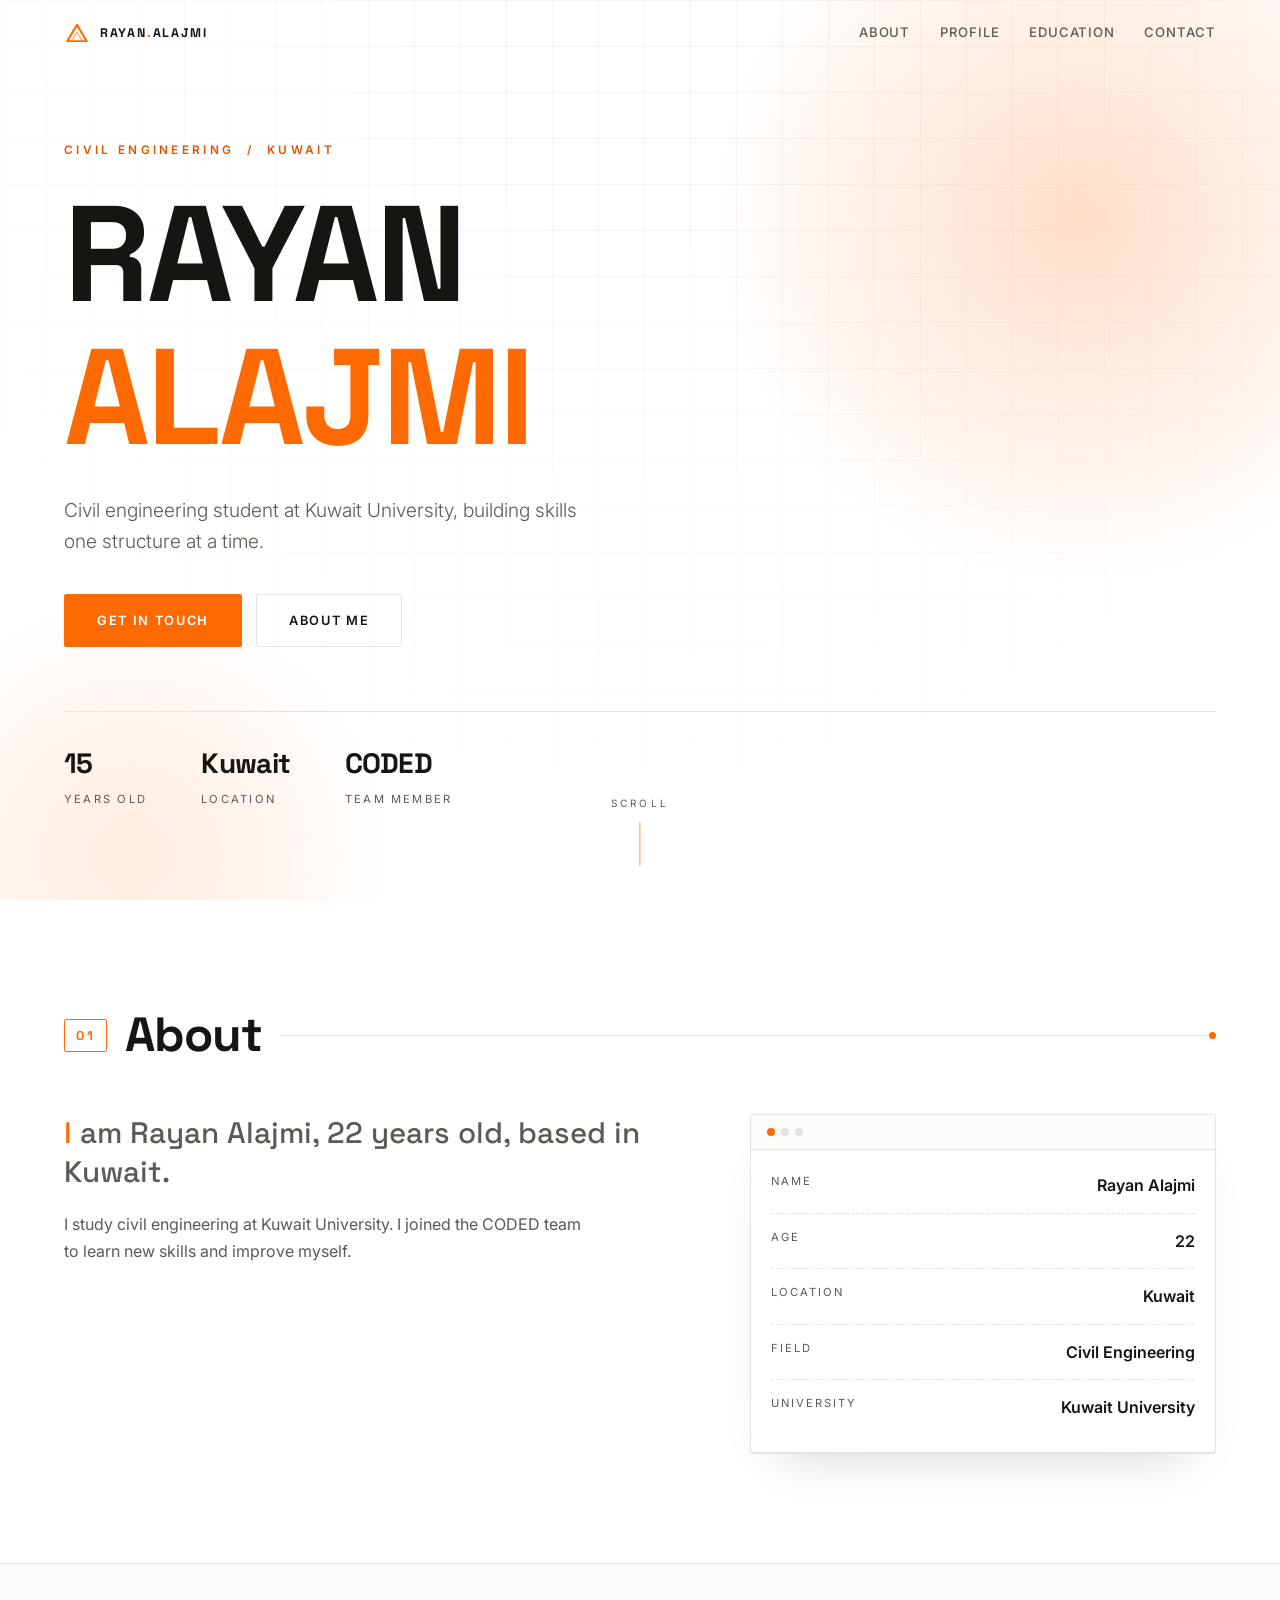
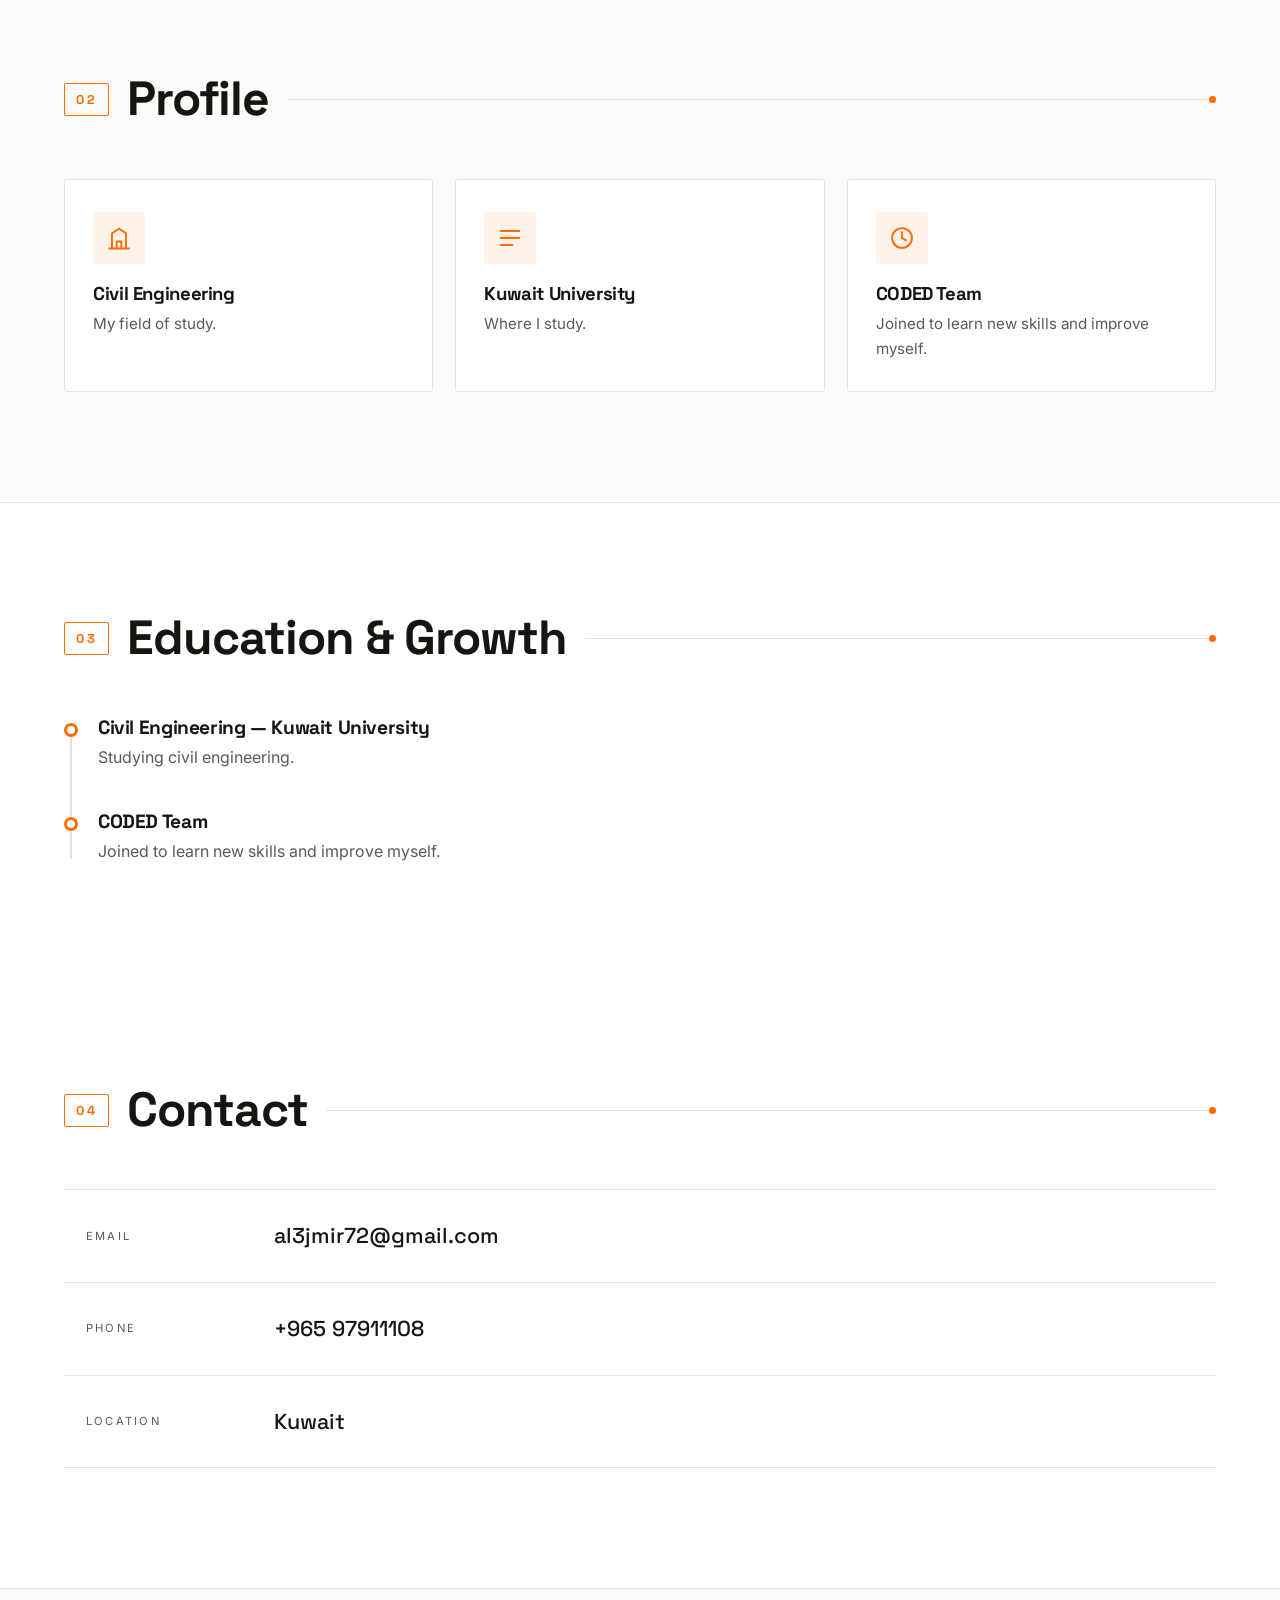
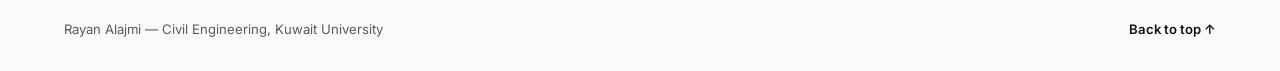
<file: portfolio/index.html>
<!DOCTYPE html>
<html lang="en">
<head>
<meta charset="UTF-8" />
<meta name="viewport" content="width=device-width, initial-scale=1.0" />
<title>Rayan Alajmi — Civil Engineering Portfolio</title>
<meta name="description" content="Portfolio of Rayan Alajmi, civil engineering student at Kuwait University." />
<link rel="preconnect" href="https://fonts.googleapis.com" />
<link rel="preconnect" href="https://fonts.gstatic.com" crossorigin />
<link href="https://fonts.googleapis.com/css2?family=Inter:wght@300;400;600;800&family=Space+Grotesk:wght@500;700&display=swap" rel="stylesheet" />
<link rel="stylesheet" href="assets/style.css" />
</head>
<body>

<!-- blueprint grid backdrop -->
<div class="blueprint" aria-hidden="true"></div>

<!-- page load / transition curtain -->
<div class="curtain" id="curtain" aria-hidden="true">
  <div class="curtain__bar"></div>
</div>

<header class="nav" id="nav">
  <a class="nav__brand" href="#home">
    <span class="nav__mark" aria-hidden="true">
      <svg viewBox="0 0 32 32" width="26" height="26" role="img" aria-label="">
        <path d="M4 26 L16 6 L28 26 Z" fill="none" stroke="currentColor" stroke-width="2.4" stroke-linejoin="round"/>
        <path d="M9.5 26 L16 15 L22.5 26" fill="none" stroke="currentColor" stroke-width="1.6" opacity=".55"/>
      </svg>
    </span>
    <span class="nav__name">RAYAN<span class="dot">.</span>ALAJMI</span>
  </a>
  <nav class="nav__links" aria-label="Main">
    <a href="#about">About</a>
    <a href="#profile">Profile</a>
    <a href="#education">Education</a>
    <a href="#contact">Contact</a>
  </nav>
  <button class="nav__toggle" id="navToggle" aria-label="Toggle menu" aria-expanded="false">
    <span></span><span></span><span></span>
  </button>
</header>

<main>

  <!-- HERO -->
  <section class="hero" id="home">
    <div class="hero__inner">
      <p class="eyebrow reveal">CIVIL ENGINEERING &nbsp;/&nbsp; KUWAIT</p>
      <h1 class="hero__title">
        <span class="line"><span>Rayan</span></span>
        <span class="line"><span>Alajmi</span></span>
      </h1>
      <p class="hero__sub reveal" data-delay="1">
        Civil engineering student at Kuwait University, building skills
        one structure at a time.
      </p>
      <div class="hero__actions reveal" data-delay="2">
        <a class="btn btn--solid" href="#contact">Get in touch</a>
        <a class="btn btn--ghost" href="#about">About me</a>
      </div>

      <ul class="hero__stats reveal" data-delay="3">
        <li><strong data-count="22">0</strong><span>Years old</span></li>
        <li><strong>Kuwait</strong><span>Location</span></li>
        <li><strong>CODED</strong><span>Team member</span></li>
      </ul>
    </div>

    <div class="hero__scroll" aria-hidden="true">
      <span>SCROLL</span>
      <i></i>
    </div>
  </section>

  <!-- ABOUT -->
  <section class="section" id="about">
    <div class="section__head reveal">
      <span class="section__num">01</span>
      <h2>About</h2>
      <div class="rule"></div>
    </div>

    <div class="about">
      <div class="about__text reveal" data-delay="1">
        <p class="lead">
          I am Rayan Alajmi, 22 years old, based in Kuwait.
        </p>
        <p>
          I study civil engineering at Kuwait University. I joined the CODED
          team to learn new skills and improve myself.
        </p>
      </div>

      <div class="about__card reveal" data-delay="2">
        <div class="card">
          <div class="card__bar"><span></span><span></span><span></span></div>
          <dl class="specs">
            <div><dt>Name</dt><dd>Rayan Alajmi</dd></div>
            <div><dt>Age</dt><dd>22</dd></div>
            <div><dt>Location</dt><dd>Kuwait</dd></div>
            <div><dt>Field</dt><dd>Civil Engineering</dd></div>
            <div><dt>University</dt><dd>Kuwait University</dd></div>
          </dl>
        </div>
      </div>
    </div>
  </section>

  <!-- PROFILE -->
  <section class="section section--alt" id="profile">
    <div class="section__head reveal">
      <span class="section__num">02</span>
      <h2>Profile</h2>
      <div class="rule"></div>
    </div>

    <div class="grid">
      <article class="tile reveal" data-delay="1">
        <div class="tile__icon" aria-hidden="true">
          <svg viewBox="0 0 24 24" width="28" height="28">
            <path d="M3 21h18M6 21V8l6-4 6 4v13M10 21v-6h4v6" fill="none" stroke="currentColor" stroke-width="1.6" stroke-linejoin="round"/>
          </svg>
        </div>
        <h3>Civil Engineering</h3>
        <p>My field of study.</p>
      </article>

      <article class="tile reveal" data-delay="2">
        <div class="tile__icon" aria-hidden="true">
          <svg viewBox="0 0 24 24" width="28" height="28">
            <path d="M4 6h16M4 12h16M4 18h10" fill="none" stroke="currentColor" stroke-width="1.6" stroke-linecap="round"/>
          </svg>
        </div>
        <h3>Kuwait University</h3>
        <p>Where I study.</p>
      </article>

      <article class="tile reveal" data-delay="3">
        <div class="tile__icon" aria-hidden="true">
          <svg viewBox="0 0 24 24" width="28" height="28">
            <circle cx="12" cy="12" r="8.5" fill="none" stroke="currentColor" stroke-width="1.6"/>
            <path d="M12 7v5l3.5 2" fill="none" stroke="currentColor" stroke-width="1.6" stroke-linecap="round"/>
          </svg>
        </div>
        <h3>CODED Team</h3>
        <p>Joined to learn new skills and improve myself.</p>
      </article>
    </div>
  </section>

  <!-- EDUCATION -->
  <section class="section" id="education">
    <div class="section__head reveal">
      <span class="section__num">03</span>
      <h2>Education &amp; Growth</h2>
      <div class="rule"></div>
    </div>

    <ol class="timeline">
      <li class="reveal" data-delay="1">
        <span class="timeline__dot" aria-hidden="true"></span>
        <h3>Civil Engineering — Kuwait University</h3>
        <p>Studying civil engineering.</p>
      </li>
      <li class="reveal" data-delay="2">
        <span class="timeline__dot" aria-hidden="true"></span>
        <h3>CODED Team</h3>
        <p>Joined to learn new skills and improve myself.</p>
      </li>
    </ol>
  </section>

  <!-- CONTACT -->
  <section class="section section--contact" id="contact">
    <div class="section__head reveal">
      <span class="section__num">04</span>
      <h2>Contact</h2>
      <div class="rule"></div>
    </div>

    <div class="contact">
      <a class="contact__item reveal" data-delay="1" href="mailto:al3jmir72@gmail.com">
        <span class="contact__label">Email</span>
        <span class="contact__value">al3jmir72@gmail.com</span>
        <span class="contact__arrow" aria-hidden="true">→</span>
      </a>
      <a class="contact__item reveal" data-delay="2" href="tel:+96597911108">
        <span class="contact__label">Phone</span>
        <span class="contact__value">+965 97911108</span>
        <span class="contact__arrow" aria-hidden="true">→</span>
      </a>
      <div class="contact__item contact__item--static reveal" data-delay="3">
        <span class="contact__label">Location</span>
        <span class="contact__value">Kuwait</span>
      </div>
    </div>
  </section>

</main>

<footer class="foot">
  <p>Rayan Alajmi — Civil Engineering, Kuwait University</p>
  <a href="#home" class="foot__top">Back to top ↑</a>
</footer>

<script src="assets/script.js"></script>
</body>
</html>
</file>
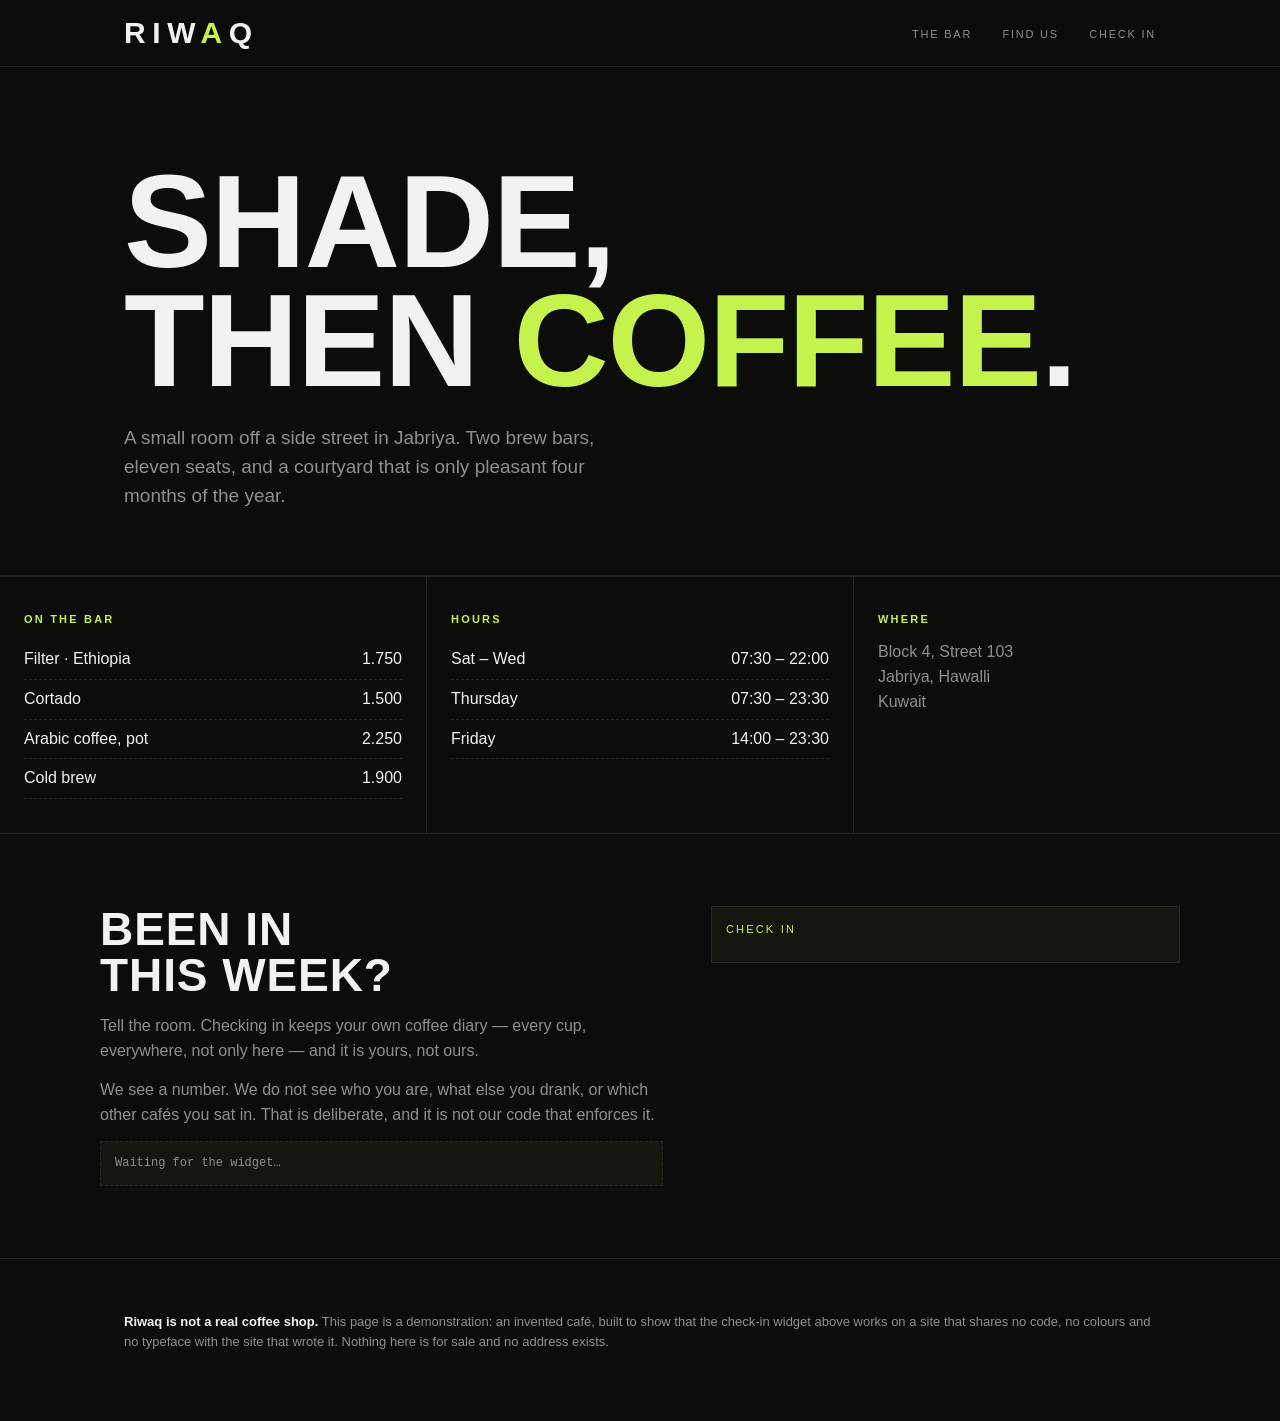
<file: demo/riwaq.html>
<!DOCTYPE html>
<html lang="en" dir="ltr">
<head>
<meta charset="utf-8">
<meta name="viewport" content="width=device-width, initial-scale=1">
<title>Riwaq — coffee, Jabriya</title>
<meta name="description" content="Riwaq is a fictional coffee shop, used to demonstrate an embeddable check-in widget on a site that has nothing to do with the widget's author.">
<meta name="robots" content="noindex, nofollow">
<style>
  /* ------------------------------------------------------------------
     Riwaq's own stylesheet. It shares nothing with the widget or with
     Bloom: a near-black ground, a condensed slab display face, sharp
     corners, a single acid accent. The contrast is the point of this
     page — if the widget still looks like itself in here, it is
     carrying its own design rather than borrowing a host's.
     ------------------------------------------------------------------ */
  :root {
    --r-bg: #0C0D0B;
    --r-fg: #F2F3EE;
    --r-dim: #8E9188;
    --r-acid: #C6F24E;
    --r-line: #24261F;
    --r-panel: #14160F;
  }
  * { box-sizing: border-box; }
  body {
    margin: 0;
    background: var(--r-bg);
    color: var(--r-fg);
    font-family: "Helvetica Neue", Helvetica, Arial, sans-serif;
    font-size: 16px;
    line-height: 1.55;
  }
  a { color: var(--r-acid); }
  .rail {
    max-width: 1080px;
    margin-inline: auto;
    padding: 0 24px;
  }
  header.top {
    border-bottom: 1px solid var(--r-line);
    position: sticky;
    top: 0;
    background: rgba(12, 13, 11, .92);
    backdrop-filter: blur(6px);
    z-index: 5;
  }
  .top .rail {
    display: flex;
    align-items: center;
    justify-content: space-between;
    height: 66px;
  }
  .brand {
    font-family: "Arial Narrow", "Helvetica Neue Condensed", Impact, sans-serif;
    font-size: 30px;
    letter-spacing: .22em;
    text-transform: uppercase;
    font-weight: 700;
  }
  .brand span { color: var(--r-acid); }
  nav a {
    color: var(--r-dim);
    text-decoration: none;
    text-transform: uppercase;
    letter-spacing: .16em;
    font-size: 11px;
    margin-inline-start: 26px;
  }
  nav a:hover { color: var(--r-fg); }

  .hero { padding: 96px 0 64px; border-bottom: 1px solid var(--r-line); }
  .hero h1 {
    font-family: "Arial Narrow", "Helvetica Neue Condensed", Impact, sans-serif;
    font-size: clamp(48px, 11vw, 132px);
    line-height: .9;
    letter-spacing: -.01em;
    text-transform: uppercase;
    margin: 0 0 22px;
  }
  .hero h1 em { font-style: normal; color: var(--r-acid); }
  .hero p { max-width: 46ch; color: var(--r-dim); font-size: 19px; margin: 0; }

  .grid {
    display: grid;
    grid-template-columns: repeat(auto-fit, minmax(min(260px, 100%), 1fr));
    gap: 1px;
    background: var(--r-line);
    border-block: 1px solid var(--r-line);
  }
  .cell { background: var(--r-bg); padding: 34px 24px; }
  .cell h2 {
    font-size: 11px;
    letter-spacing: .2em;
    text-transform: uppercase;
    color: var(--r-acid);
    margin: 0 0 12px;
  }
  .cell p { margin: 0; color: var(--r-dim); }
  .cell ul { margin: 0; padding: 0; list-style: none; }
  .cell li {
    display: flex;
    justify-content: space-between;
    gap: 16px;
    padding: 7px 0;
    border-bottom: 1px dashed var(--r-line);
  }
  .cell li b { font-weight: 400; }
  .cell li span { color: var(--r-fg); font-variant-numeric: tabular-nums; }

  .split {
    display: grid;
    grid-template-columns: 1.2fr 1fr;
    gap: 48px;
    padding: 72px 0;
    align-items: start;
  }
  @media (max-width: 820px) { .split { grid-template-columns: 1fr; gap: 32px; } }
  .split h2 {
    font-family: "Arial Narrow", "Helvetica Neue Condensed", Impact, sans-serif;
    font-size: 46px;
    text-transform: uppercase;
    letter-spacing: .02em;
    margin: 0 0 16px;
    line-height: 1;
  }
  .split p { color: var(--r-dim); margin: 0 0 14px; }

  /* The slot the widget drops into. Riwaq styles the box around it and
     nothing inside it, because it cannot reach inside it. */
  .widget-slot {
    border: 1px solid var(--r-line);
    background: var(--r-panel);
    padding: 14px;
  }
  .widget-slot > p {
    margin: 0 0 10px;
    font-size: 11px;
    letter-spacing: .2em;
    text-transform: uppercase;
    color: var(--r-acid);
  }

  #log {
    margin: 0;
    padding: 12px 14px;
    background: var(--r-panel);
    border: 1px dashed var(--r-line);
    font-family: ui-monospace, Menlo, Consolas, monospace;
    font-size: 12px;
    color: var(--r-dim);
    white-space: pre-wrap;
    min-height: 3.4em;
  }

  footer.bottom {
    border-top: 1px solid var(--r-line);
    padding: 40px 0 56px;
    color: var(--r-dim);
    font-size: 13px;
  }
  footer.bottom strong { color: var(--r-fg); }
</style>
</head>
<body>

<header class="top">
  <div class="rail">
    <div class="brand">Riw<span>a</span>q</div>
    <nav>
      <a href="#bar">The bar</a>
      <a href="#find">Find us</a>
      <a href="#checkin">Check in</a>
    </nav>
  </div>
</header>

<section class="hero">
  <div class="rail">
    <h1>Shade,<br>then <em>coffee</em>.</h1>
    <p>A small room off a side street in Jabriya. Two brew bars, eleven seats,
       and a courtyard that is only pleasant four months of the year.</p>
  </div>
</section>

<div class="grid">
  <div class="cell">
    <h2>On the bar</h2>
    <ul>
      <li><b>Filter · Ethiopia</b><span>1.750</span></li>
      <li><b>Cortado</b><span>1.500</span></li>
      <li><b>Arabic coffee, pot</b><span>2.250</span></li>
      <li><b>Cold brew</b><span>1.900</span></li>
    </ul>
  </div>
  <div class="cell">
    <h2>Hours</h2>
    <ul>
      <li><b>Sat – Wed</b><span>07:30 – 22:00</span></li>
      <li><b>Thursday</b><span>07:30 – 23:30</span></li>
      <li><b>Friday</b><span>14:00 – 23:30</span></li>
    </ul>
  </div>
  <div class="cell" id="find">
    <h2>Where</h2>
    <p>Block 4, Street 103<br>Jabriya, Hawalli<br>Kuwait</p>
  </div>
</div>

<section class="split rail" id="checkin">
  <div>
    <h2>Been in<br>this week?</h2>
    <p>Tell the room. Checking in keeps your own coffee diary — every cup,
       everywhere, not only here — and it is yours, not ours.</p>
    <p>We see a number. We do not see who you are, what else you drank,
       or which other cafés you sat in. That is deliberate, and it is not
       our code that enforces it.</p>
    <p id="log">Waiting for the widget…</p>
  </div>

  <!-- ================= THE ONE LINE ================= -->
  <div class="widget-slot">
    <p>Check in</p>
    <div id="gahwa"></div>
  </div>
  <script src="http://localhost:5500/gahwa/embed.js"
          data-venue="riwaq-jabriya"
          data-theme="dark"
          data-lang="en"
          data-mount="#gahwa"
          async></script>
  <!-- ================================================ -->
</section>

<footer class="bottom">
  <div class="rail">
    <p><strong>Riwaq is not a real coffee shop.</strong> This page is a
       demonstration: an invented café, built to show that the check-in
       widget above works on a site that shares no code, no colours and no
       typeface with the site that wrote it. Nothing here is for sale and
       no address exists.</p>
  </div>
</footer>

<script>
  /* Riwaq's own script. It listens for the two events the embed re-emits
     and prints exactly what it received — which is the point of printing
     it. If a future version of the widget started sending more, this
     panel would show it. */
  var log = document.getElementById('log');
  function say(line) {
    log.textContent = (log.textContent === 'Waiting for the widget…' ? '' : log.textContent + '\n') + line;
  }
  window.addEventListener('gahwa:ready', function (e) {
    say('gahwa:ready  ' + JSON.stringify(e.detail));
  });
  window.addEventListener('gahwa:checkin', function (e) {
    say('gahwa:checkin ' + JSON.stringify(e.detail));
    say('keys received: ' + Object.keys(e.detail).join(', '));
  });

  /* Prove the other direction too: whatever we try, the widget is on a
     different origin and its document is not reachable. */
  window.setTimeout(function () {
    var frame = document.querySelector('#gahwa iframe');
    if (!frame) return;
    try {
      var peek = frame.contentWindow.document.body.innerHTML;
      say('READ INSIDE THE WIDGET (' + peek.length + ' chars) — this should not happen');
    } catch (err) {
      say('cannot read inside the widget: ' + err.name);
    }
    try {
      var tok = frame.contentWindow.localStorage.getItem('gahwa.session');
      say('READ THE SESSION (' + (tok ? 'present' : 'empty') + ') — this should not happen');
    } catch (err) {
      say('cannot read its storage: ' + err.name);
    }
  }, 2500);
</script>
</body>
</html>
</file>
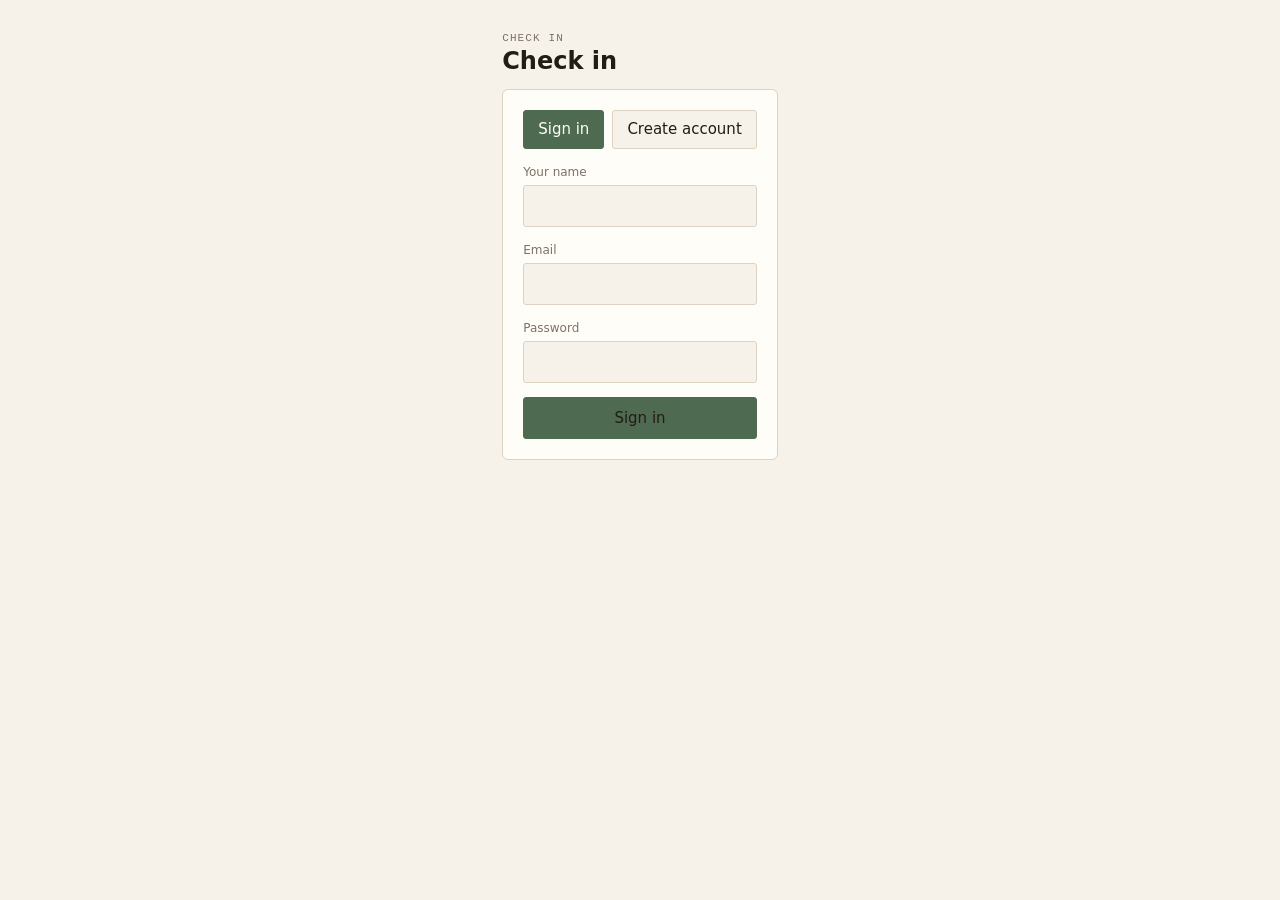
<file: gahwa/checkin.html>
<!DOCTYPE html>
<html lang="en" dir="ltr" data-g-theme="warm">
<head>
<meta charset="utf-8">
<meta name="viewport" content="width=device-width, initial-scale=1">
<title>Check in — gahwa</title>
<meta name="robots" content="noindex, nofollow, noarchive">
<meta name="referrer" content="no-referrer">
<link rel="stylesheet" href="gahwa.css">
</head>
<body class="g">
<!-- This page has two jobs and knows which one it is doing.

     In an iframe on somebody else's website it is the WIDGET: a venue
     name, a board of counts, and a button. It never touches auth there,
     because a session inside a third-party iframe is exactly the thing
     browsers have spent years blocking.

     Opened as a top-level window on our own origin — by that button, or
     by scanning the printed QR — it is the CHECK-IN: sign in if needed,
     then record the cup. The token exists only here. -->
<div id="root" class="g-stack" style="padding:0"></div>

<script src="gahwa.js"></script>
<script>
(function () {
  'use strict';
  var G = gahwa._internal, t = G.t, esc = G.esc;
  var P = G.readParams();
  G.applyChrome();

  /* Inside an iframe the top window is somebody else's page. */
  var embedded = window.top !== window.self;
  var root = document.getElementById('root');
  var venue = null;

  /* ------------------------------------------------------------------
     Talking to the page that embedded us

     Exactly three messages go out, and the only one carrying anything
     says { venue_id, at }. Not a name, not an id, not a count of this
     person's other visits — a cafe learns that a check-in happened at
     their venue and nothing else. That is enforced by what this function
     is able to send, not by an interface choice further up.
     ------------------------------------------------------------------ */
  var hostOrigin = null;
  if (embedded && P.host) {
    try { hostOrigin = new URL(P.host).origin; } catch (e) { hostOrigin = null; }
  }

  function toHost(type, payload) {
    if (!embedded || !hostOrigin) return;
    var body = { type: type };
    if (type === 'gahwa:resize')  body.height = payload.height;
    if (type === 'gahwa:checkin') { body.venue_id = payload.venue_id; body.at = payload.at; }
    window.parent.postMessage(body, hostOrigin);
  }

  var lastHeight = 0;
  function reportHeight() {
    var h = Math.ceil(document.documentElement.getBoundingClientRect().height);
    if (h && h !== lastHeight) { lastHeight = h; toHost('gahwa:resize', { height: h }); }
  }

  /* ------------------------------------------------------------------
     The widget, for an iframe
     ------------------------------------------------------------------ */

  function renderWidget(board) {
    root.innerHTML =
      '<div class="g-widget">' +
        '<div class="g-widget-head">' +
          '<p class="g-eyebrow">' + esc(t('board')) + '</p>' +
          '<h2>' + esc(venue ? G.venueName(venue) : (P.venue || '')) + '</h2>' +
          (venue && venue.area ? '<p class="g-muted g-small">' + esc(venue.area) + '</p>' : '') +
        '</div>' +
        G.boardHTML(board) +
        '<button type="button" class="g-btn g-btn-block" id="open">' + esc(t('checkIn')) + '</button>' +
        '<p class="g-muted g-small" style="text-align:center">' + esc(t('poweredBy')) + '</p>' +
      '</div>';

    document.getElementById('open').addEventListener('click', openPopup);
    reportHeight();
  }

  /* A real top-level window on our own origin. The session lives there,
     first-party, which is the only arrangement that still works now that
     third-party cookies are blocked — and the only one where the token
     is never inside a frame the host page could have made. */
  var popup = null;
  function openPopup() {
    var url = new URL(window.location.href);
    url.searchParams.delete('host');
    url.searchParams.set('popup', '1');
    popup = window.open(url.toString(), 'gahwa-checkin',
      'width=440,height=680,menubar=no,toolbar=no,location=no');
    if (!popup) {
      /* Popups blocked: fall back to the same page in a new tab rather
         than dead-ending. */
      window.open(url.toString(), '_blank', 'noopener');
    }
  }

  /* The popup is on our origin, so it can speak to us; the host page is
     not, and gets only the stripped payload above. */
  window.addEventListener('message', function (event) {
    if (event.origin !== window.location.origin) return;
    var d = event.data;
    if (!d || d.type !== 'gahwa:checkin') return;
    toHost('gahwa:checkin', { venue_id: d.venue_id, at: d.at });
    load();
  });

  /* ------------------------------------------------------------------
     The check-in, for a top-level window
     ------------------------------------------------------------------ */

  var state = { rating: 0, drink: 'V60' };

  function renderAuth(message) {
    var s = '<div class="g-wrap g-stack" style="max-width:420px">' +
      '<div><p class="g-eyebrow">' + esc(t('checkIn')) + '</p>' +
      '<h1 style="font-size:24px">' + esc(venue ? G.venueName(venue) : t('checkIn')) + '</h1></div>' +
      '<div class="g-card g-stack">' +
        '<div class="g-chips" role="tablist">' +
          '<button type="button" class="g-chip" id="tab-in" aria-pressed="true">' + esc(t('signIn')) + '</button>' +
          '<button type="button" class="g-chip" id="tab-up" aria-pressed="false">' + esc(t('signUp')) + '</button>' +
        '</div>' +
        '<label class="g-field" id="name-wrap" hidden><span>' + esc(t('yourName')) + '</span>' +
          '<input type="text" id="name" autocomplete="name"></label>' +
        '<label class="g-field"><span>' + esc(t('email')) + '</span>' +
          '<input type="email" id="email" autocomplete="email" inputmode="email" autocapitalize="none"></label>' +
        '<label class="g-field"><span>' + esc(t('password')) + '</span>' +
          '<input type="password" id="password" autocomplete="current-password"></label>' +
        '<p class="g-msg" id="msg" hidden role="alert"></p>' +
        '<button type="button" class="g-btn g-btn-block" id="go">' + esc(t('signIn')) + '</button>' +
      '</div></div>';
    root.innerHTML = s;
    if (message) showMsg(message);

    var mode = 'in';
    function setMode(next) {
      mode = next;
      document.getElementById('tab-in').setAttribute('aria-pressed', String(mode === 'in'));
      document.getElementById('tab-up').setAttribute('aria-pressed', String(mode === 'up'));
      document.getElementById('name-wrap').hidden = mode !== 'up';
      document.getElementById('password').setAttribute('autocomplete',
        mode === 'up' ? 'new-password' : 'current-password');
      document.getElementById('go').textContent = mode === 'up' ? t('signUp') : t('signIn');
    }
    document.getElementById('tab-in').addEventListener('click', function () { setMode('in'); });
    document.getElementById('tab-up').addEventListener('click', function () { setMode('up'); });

    document.getElementById('go').addEventListener('click', function () {
      var button = this;
      button.setAttribute('aria-busy', 'true');
      var email = document.getElementById('email').value;
      var pass = document.getElementById('password').value;
      var name = (document.getElementById('name') || {}).value;
      var run = mode === 'up' ? gahwa.signUp(name, email, pass) : gahwa.signIn(email, pass);
      run.then(function (r) {
        button.removeAttribute('aria-busy');
        if (r.ok && r.session) { renderForm(); return; }
        if (r.ok && r.needsConfirm) { setMode('in'); showMsg(t('confirmEmail'), true); return; }
        showMsg(t(r.reason || 'offline'));
      });
    });
  }

  function showMsg(text, good) {
    var m = document.getElementById('msg');
    if (!m) return;
    m.textContent = text;
    m.className = 'g-msg' + (good ? ' g-msg-good' : '');
    m.hidden = false;
  }

  function renderForm() {
    var drinks = gahwa._internal.DRINKS.map(function (d) {
      return '<button type="button" class="g-chip" data-drink="' + esc(d.id) + '" aria-pressed="' +
             (d.id === state.drink) + '">' + esc(G.drinkLabel(d.id)) + '</button>';
    }).join('');

    root.innerHTML = '<div class="g-wrap g-stack" style="max-width:440px">' +
      '<div><p class="g-eyebrow">' + esc(t('checkIn')) + '</p>' +
        '<h1 style="font-size:24px">' + esc(venue ? G.venueName(venue) : t('venueUnknown')) + '</h1>' +
        (venue && venue.area ? '<p class="g-muted g-small">' + esc(venue.area) + '</p>' : '') +
      '</div>' +
      '<div class="g-card g-stack">' +
        '<div><p class="g-eyebrow">' + esc(t('wasItGood')) + '</p>' + G.beansPick('beans', 0) + '</div>' +
        '<div><p class="g-eyebrow">' + esc(t('whatDrink')) + '</p>' +
          '<div class="g-chips" id="drinks">' + drinks + '</div></div>' +
        '<label class="g-field"><span>' + esc(t('aNote')) + '</span>' +
          '<textarea id="note" rows="2"></textarea></label>' +
        '<label class="g-field"><span>' + esc(t('counterCode')) + '</span>' +
          '<input type="text" id="code" autocomplete="off" inputmode="latin" maxlength="8" ' +
            'style="text-transform:uppercase"></label>' +
        '<p class="g-muted g-small">' + esc(t('counterHint')) + '</p>' +
        '<p class="g-msg" id="msg" hidden role="alert"></p>' +
        '<button type="button" class="g-btn g-btn-block" id="go">' + esc(t('checkIn')) + '</button>' +
      '</div>' +
      '<p class="g-small g-muted" style="text-align:center">' +
        '<button type="button" class="g-btn g-btn-quiet g-small" id="out" ' +
          'style="min-height:30px">' + esc(t('signOut')) + '</button></p>' +
    '</div>';

    var beans = document.getElementById('beans');
    beans.addEventListener('click', function (e) {
      var b = e.target.closest('[data-bean]');
      if (!b) return;
      state.rating = Number(b.getAttribute('data-bean'));
      G.paintBeans(beans, state.rating);
    });
    document.getElementById('drinks').addEventListener('click', function (e) {
      var d = e.target.closest('[data-drink]');
      if (!d) return;
      state.drink = d.getAttribute('data-drink');
      var all = this.querySelectorAll('[data-drink]');
      for (var i = 0; i < all.length; i++) {
        all[i].setAttribute('aria-pressed', String(all[i].getAttribute('data-drink') === state.drink));
      }
    });
    document.getElementById('out').addEventListener('click', function () {
      gahwa.signOut();
      renderAuth();
    });
    document.getElementById('go').addEventListener('click', submit);
  }

  function submit() {
    var button = document.getElementById('go');
    if (button.getAttribute('aria-busy') === 'true') return;
    button.setAttribute('aria-busy', 'true');
    button.textContent = t('checkingIn');

    gahwa.checkIn({
      venue: P.venue || null,
      rating: state.rating || null,
      drink: state.drink,
      note: (document.getElementById('note').value || '').trim() || null,
      code: (document.getElementById('code').value || '').trim() || null,
      source: P.src === 'qr' ? 'qr' : (window.opener ? 'embed' : 'web')
    }).then(function (r) {
      button.removeAttribute('aria-busy');
      button.textContent = t('checkIn');
      if (!r.ok) { showMsg(t('offline')); return; }
      done(r);
    }, function () {
      button.removeAttribute('aria-busy');
      button.textContent = t('checkIn');
      showMsg(t('offline'));
    });
  }

  function done(r) {
    /* Tell whoever opened us — the widget, on our own origin. It decides
       what, if anything, reaches the site around it. */
    if (window.opener) {
      try {
        window.opener.postMessage({
          type: 'gahwa:checkin', venue_id: r.venue_id, at: r.at
        }, window.location.origin);
      } catch (e) { /* opener gone */ }
    }

    root.innerHTML = '<div class="g-wrap g-stack" style="max-width:420px;text-align:center">' +
      '<h1 style="font-size:26px">' + esc(t('checkedIn')) + '</h1>' +
      '<p>' + esc(venue ? G.venueName(venue) : '') + '</p>' +
      '<p class="g-tick" style="justify-self:center">' +
        esc(r.verified ? t('verified') : t('unverified')) + '</p>' +
      (r.verified ? '' : '<p class="g-muted g-small">' + esc(t('codeWrong')) + '</p>') +
      '<p><a class="g-btn g-btn-quiet" href="log.html">' + esc(t('myLog')) + '</a></p>' +
    '</div>';

    /* A popup closes itself; a QR scan lands on a real page and stays. */
    if (window.opener) window.setTimeout(function () { window.close(); }, 1400);
  }

  /* ------------------------------------------------------------------ */

  function load() {
    var wantVenue = P.venue ? gahwa.venue(P.venue) : Promise.resolve(null);
    var wantBoard = (embedded && P.venue) ? gahwa.board(P.venue) : Promise.resolve(null);
    return Promise.all([wantVenue, wantBoard]).then(function (r) {
      venue = r[0] || null;
      if (embedded) { renderWidget(r[1]); return; }
      if (gahwa.session()) renderForm(); else renderAuth();
    }, function () {
      root.innerHTML = '<div class="g-wrap"><p class="g-msg">' + esc(t('offline')) + '</p></div>';
    });
  }

  load();

  if (embedded) {
    toHost('gahwa:ready', {});
    if (window.ResizeObserver) new ResizeObserver(reportHeight).observe(document.body);
    window.setInterval(reportHeight, 1000);
  }
})();
</script>
</body>
</html>
</file>
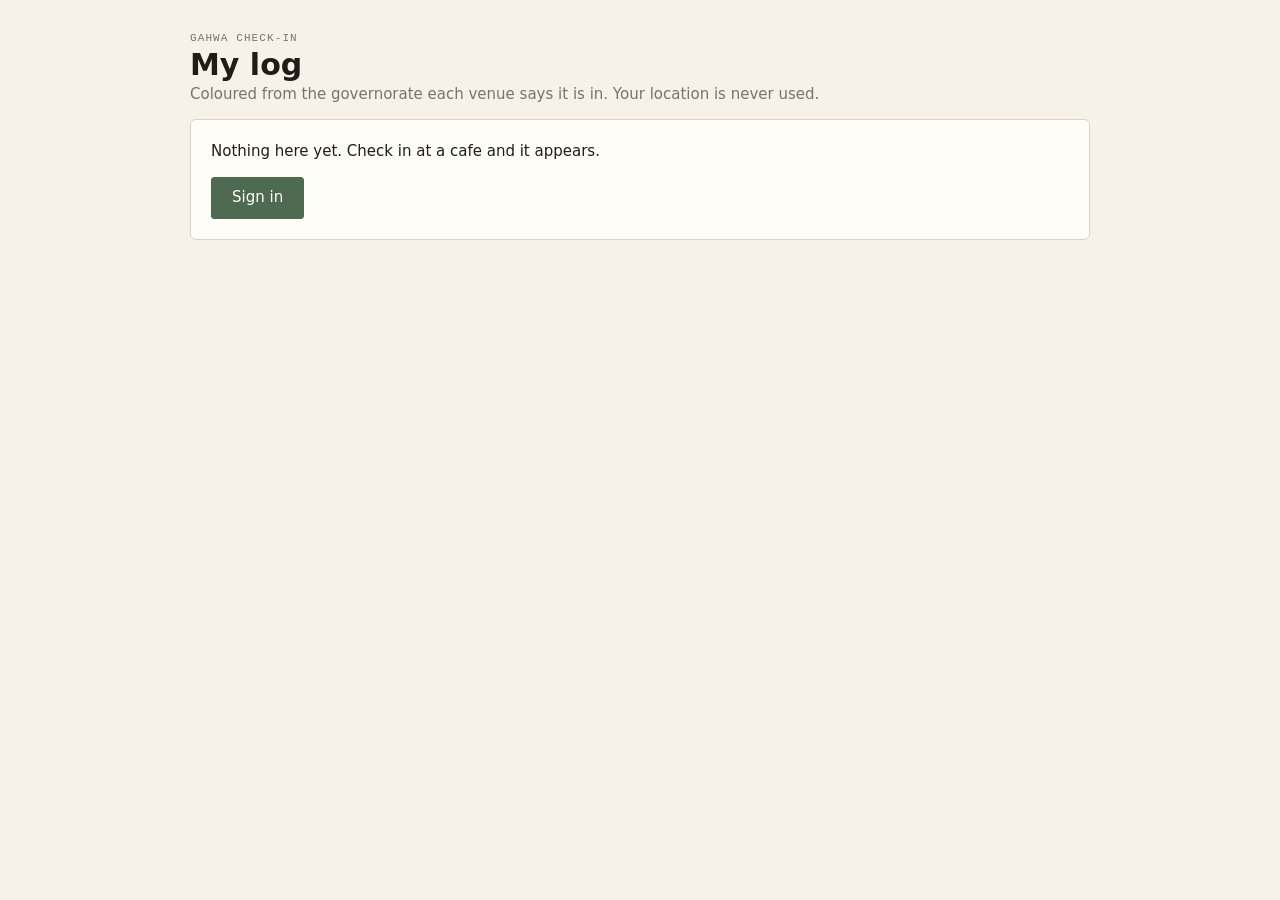
<file: gahwa/log.html>
<!DOCTYPE html>
<html lang="en" dir="ltr" data-g-theme="warm">
<head>
<meta charset="utf-8">
<meta name="viewport" content="width=device-width, initial-scale=1">
<title>My log — gahwa</title>
<!-- One person's diary. Never indexed, never previewed, no referrer out. -->
<meta name="robots" content="noindex, nofollow, noarchive">
<meta name="referrer" content="no-referrer">
<link rel="stylesheet" href="gahwa.css">
</head>
<body class="g">
<div class="g-wrap g-stack" id="root"></div>

<script src="gahwa.js"></script>
<script>
(function () {
  'use strict';
  var G = gahwa._internal, t = G.t, esc = G.esc;
  var P = G.readParams();
  G.applyChrome();

  var root = document.getElementById('root');
  var data = null;
  var filter = 'all';

  function head() {
    return '<div><p class="g-eyebrow">' + esc(t('poweredBy')) + '</p>' +
      '<h1 style="font-size:30px">' + esc(t('myLog')) + '</h1>' +
      '<p class="g-muted">' + esc(t('mapNote')) + '</p></div>';
  }

  function statsHTML() {
    var s = data.summary, k = data.streak;
    var dash = '<span class="g-muted">&mdash;</span>';
    var streak = (k && k.current_streak) || 0;
    function tile(value, label, sub) {
      return '<div class="g-stat"><b>' + value + '</b>' +
        (sub ? '<span>' + sub + '</span>' : '') +
        '<span>' + esc(label) + '</span></div>';
    }
    return '<div class="g-stats">' +
      tile(s && s.total_cups ? s.total_cups : dash, t('cups')) +
      tile(s && s.venues_visited ? s.venues_visited : dash, t('venues')) +
      tile(streak || dash, t('streak'), streak ? esc(G.plural(streak, t('day'), t('days'))) : '') +
      tile(s && s.verified_cups ? s.verified_cups : dash, t('verifiedCups')) +
    '</div>';
  }

  function timelineHTML() {
    var rows = data.entries;
    if (filter === 'verified') rows = rows.filter(function (r) { return r.verified; });
    if (!rows.length) return '<p class="g-muted">' + esc(t('empty')) + '</p>';
    var out = '', month = null;
    rows.forEach(function (r) {
      var m = G.monthLabel(r.had_at);
      if (m !== month) { month = m; out += '<p class="g-month">' + esc(m) + '</p>'; }
      out += G.cupHTML(r);
    });
    return '<div class="g-cups">' + out + '</div>';
  }

  function render() {
    root.innerHTML = head() + statsHTML() +
      '<div class="g-row">' +
        '<a class="g-btn" href="checkin.html">' + esc(t('checkIn')) + '</a>' +
        '<button type="button" class="g-chip" data-filter="all" aria-pressed="' +
          (filter === 'all') + '">' + esc(t('timeline')) + '</button>' +
        '<button type="button" class="g-chip" data-filter="verified" aria-pressed="' +
          (filter === 'verified') + '">' + esc(t('verified')) + '</button>' +
      '</div>' +
      '<div class="g-row" style="align-items:flex-start;gap:20px">' +
        '<div style="flex:2 1 320px;min-width:0" id="timeline">' + timelineHTML() + '</div>' +
        '<div style="flex:1 1 260px;min-width:0" class="g-stack">' +
          '<div class="g-card">' + G.mapHTML(data.map) + '</div>' +
          '<div class="g-card">' + G.stickersHTML(data.stickers) + '</div>' +
        '</div>' +
      '</div>' +
      '<div class="g-card g-stack">' +
        '<p class="g-eyebrow">' + esc(t('exportLog')) + '</p>' +
        '<div class="g-row">' +
          '<button type="button" class="g-btn g-btn-quiet" id="csv">CSV</button>' +
          '<button type="button" class="g-btn g-btn-quiet" id="json">JSON</button>' +
        '</div>' +
        '<p class="g-eyebrow">' + esc(t('deleteAll')) + '</p>' +
        '<p class="g-muted g-small">' + esc(t('deleteWarn')) + '</p>' +
        '<div class="g-row"><button type="button" class="g-btn g-btn-danger" id="wipe">' +
          esc(t('deleteAll')) + '</button></div>' +
        '<p class="g-msg" id="dmsg" hidden role="status"></p>' +
      '</div>' +
      '<p class="g-row" style="justify-content:space-between">' +
        '<span class="g-muted g-small">' + esc(gahwa.session() ? gahwa.session().name : '') + '</span>' +
        '<button type="button" class="g-btn g-btn-quiet g-small" id="out" style="min-height:30px">' +
          esc(t('signOut')) + '</button></p>';

    root.addEventListener('click', onClick);
    document.getElementById('csv').addEventListener('click', function () { download('csv'); });
    document.getElementById('json').addEventListener('click', function () { download('json'); });
    document.getElementById('wipe').addEventListener('click', wipe);
    document.getElementById('out').addEventListener('click', function () {
      gahwa.signOut();
      window.location.href = 'checkin.html';
    });
  }

  function onClick(e) {
    var f = e.target.closest && e.target.closest('[data-filter]');
    if (f) {
      filter = f.getAttribute('data-filter');
      var all = root.querySelectorAll('[data-filter]');
      for (var i = 0; i < all.length; i++) {
        all[i].setAttribute('aria-pressed', String(all[i].getAttribute('data-filter') === filter));
      }
      document.getElementById('timeline').innerHTML = timelineHTML();
      return;
    }
    var rm = e.target.closest && e.target.closest('[data-remove]');
    if (rm) confirmRemove(rm.getAttribute('data-remove'));
  }

  /* Confirmed where it happens, never with a browser dialog, and with no
     undo — an undo would mean keeping the row after saying it was gone. */
  function confirmRemove(id) {
    var card = root.querySelector('[data-cup="' + id + '"]');
    if (!card || card.querySelector('.g-confirm')) return;
    var entry = null;
    data.entries.forEach(function (r) { if (r.id === id) entry = r; });

    var box = document.createElement('div');
    box.className = 'g-confirm g-row';
    box.style.cssText = 'grid-column:1/-1;padding-top:10px;border-top:1px solid var(--g-line)';
    box.innerHTML = '<span class="g-small">' + esc(t('really')) + '</span>' +
      '<button type="button" class="g-btn g-btn-quiet g-small" data-keep="1" style="min-height:30px">' +
        esc(t('keep')) + '</button>' +
      '<button type="button" class="g-btn g-btn-danger g-small" data-yes="1" style="min-height:30px">' +
        esc(t('remove')) + '</button>';
    card.appendChild(box);
    box.querySelector('[data-yes]').focus();

    box.addEventListener('click', function (e) {
      if (e.target.closest('[data-keep]')) { box.remove(); return; }
      if (!e.target.closest('[data-yes]')) return;
      box.textContent = '…';
      gahwa.deleteCheckIn(id, entry && entry.photo_path).then(load, function () {
        box.textContent = t('offline');
      });
    });
  }

  function download(kind) {
    var text = kind === 'csv' ? gahwa.exportCSV(data.entries) : gahwa.exportJSON(data.entries);
    var type = kind === 'csv' ? 'text/csv;charset=utf-8' : 'application/json';
    var blob = new Blob([text], { type: type });
    var url = URL.createObjectURL(blob);
    var a = document.createElement('a');
    a.href = url;
    a.download = 'gahwa-log-' + new Date().toISOString().slice(0, 10) + '.' + kind;
    document.body.appendChild(a);
    a.click();
    a.remove();
    window.setTimeout(function () { URL.revokeObjectURL(url); }, 1000);
  }

  function wipe() {
    var button = document.getElementById('wipe');
    var msg = document.getElementById('dmsg');
    button.setAttribute('aria-busy', 'true');
    gahwa.deleteEverything().then(function (r) {
      button.removeAttribute('aria-busy');
      msg.hidden = false;
      msg.className = 'g-msg g-msg-good';
      msg.textContent = r.entries
        ? t('deleted') + ' ' + r.entries + ' + ' + r.photos
        : t('nothingToDelete');
      /* Reload the numbers, but leave this message standing — someone who
         just erased their diary should be told what went. */
      gahwa.stats().then(function (fresh) {
        data = fresh;
        document.getElementById('timeline').innerHTML = timelineHTML();
      });
    }, function () {
      button.removeAttribute('aria-busy');
      msg.hidden = false;
      msg.className = 'g-msg';
      msg.textContent = t('offline');
    });
  }

  function load() {
    if (!gahwa.session()) {
      root.innerHTML = head() +
        '<div class="g-card g-stack"><p>' + esc(t('empty')) + '</p>' +
        '<p><a class="g-btn" href="checkin.html">' + esc(t('signIn')) + '</a></p></div>';
      return Promise.resolve();
    }
    return gahwa.stats().then(function (fresh) {
      data = fresh;
      render();
    }, function () {
      root.innerHTML = head() + '<p class="g-msg">' + esc(t('offline')) + '</p>';
    });
  }

  load();
})();
</script>
</body>
</html>
</file>
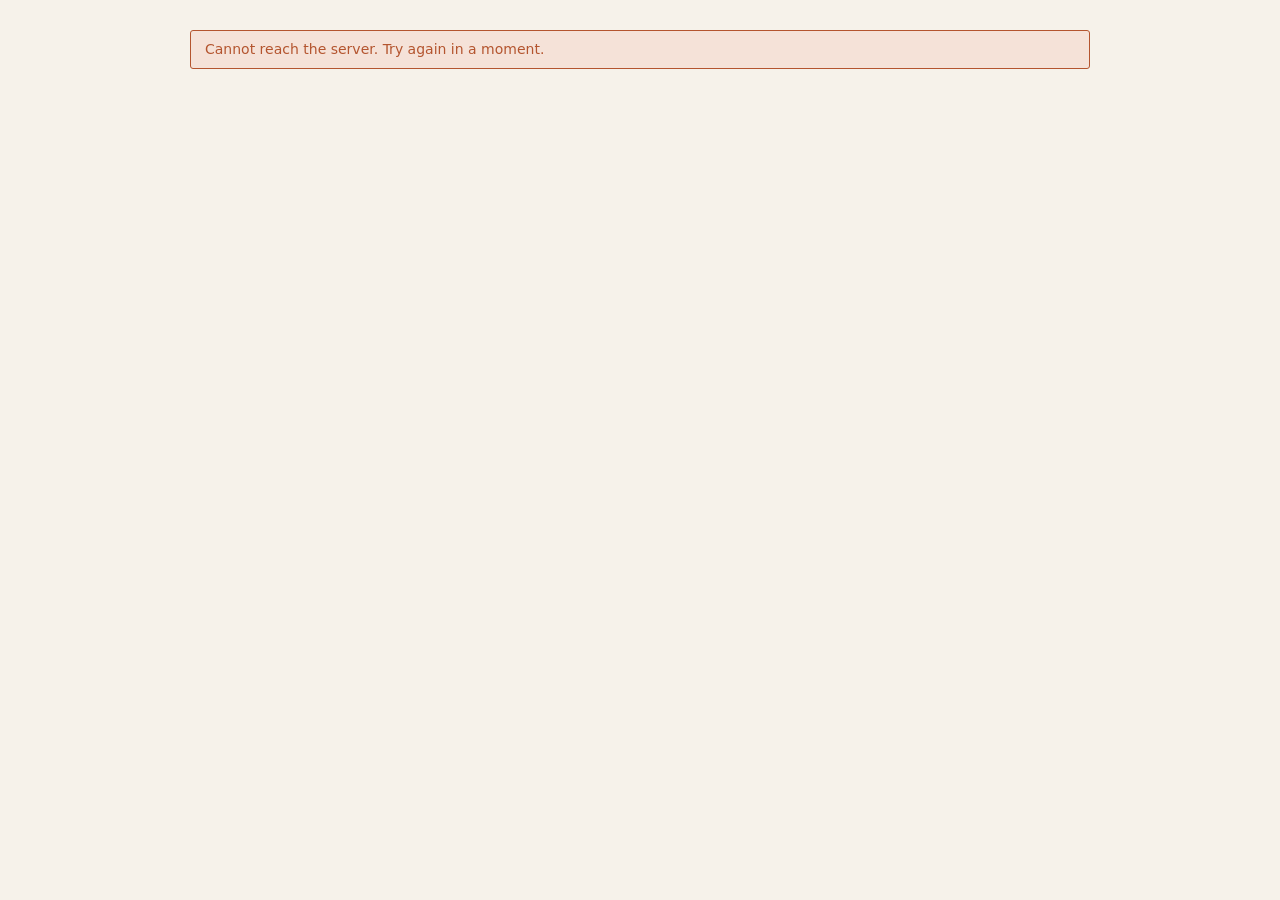
<file: gahwa/venue.html>
<!DOCTYPE html>
<html lang="en" dir="ltr" data-g-theme="warm">
<head>
<meta charset="utf-8">
<meta name="viewport" content="width=device-width, initial-scale=1">
<title>Venue — gahwa</title>
<meta name="referrer" content="no-referrer">
<link rel="stylesheet" href="gahwa.css">
</head>
<body class="g">
<div class="g-wrap g-stack" id="root"></div>

<script src="gahwa.js"></script>
<script>
(function () {
  'use strict';
  var G = gahwa._internal, t = G.t, esc = G.esc;
  var P = G.readParams();
  G.applyChrome();

  var root = document.getElementById('root');

  /* The URL the printed QR encodes. Built from where this page is served
     from, so the same card generator works on localhost and in
     production without anything being configured. */
  function checkinURL(venueId) {
    var base = window.location.href.replace(/\/venue\.html.*$/, '');
    return base + '/checkin.html?venue=' + encodeURIComponent(venueId) + '&src=qr';
  }

  function cardHTML(v) {
    var url = checkinURL(v.id);
    /* Black on white, always — a QR printed in the module's theme
       colours is a QR that some phones refuse to read. */
    var svg = gahwa.qrSVG(url, { fg: '#000', bg: '#fff', label: t('scanToCheckIn') });
    return '<div class="g-card-print" id="card">' +
        '<div><h2>' + esc(v.name_en) + '</h2>' +
          '<h2 dir="rtl" style="font-size:17px">' + esc(v.name_ar) + '</h2></div>' +
        '<div class="g-qr">' + svg + '</div>' +
        '<div><p><strong>' + esc(t('scanToCheckIn')) + '</strong></p>' +
          '<p>' + esc(t('cardLine')) + '</p></div>' +
      '</div>';
  }

  function render(v, board) {
    if (!v) {
      root.innerHTML = '<p class="g-msg">' + esc(t('offline')) + '</p>';
      return;
    }
    var embedSnippet =
      '<div id="gahwa"></div>\n' +
      '<script src="' + window.location.href.replace(/\/venue\.html.*$/, '') + '/embed.js"\n' +
      '        data-venue="' + v.id + '"\n' +
      '        data-theme="warm"\n' +
      '        data-lang="en"\n' +
      '        data-mount="#gahwa"\n' +
      '        async><\/script>';

    root.innerHTML =
      '<div><p class="g-eyebrow">' + esc(G.govLabel(v.governorate) || t('poweredBy')) + '</p>' +
        '<h1 style="font-size:30px">' + esc(G.venueName(v)) + '</h1>' +
        '<p class="g-muted">' + esc([v.area, G.govLabel(v.governorate)].filter(Boolean).join(' · ')) +
        '</p></div>' +

      '<div class="g-card g-stack">' +
        '<p class="g-eyebrow">' + esc(t('board')) + '</p>' +
        G.boardHTML(board) +
      '</div>' +

      '<div class="g-row" style="align-items:flex-start;gap:20px">' +
        '<div class="g-stack" style="flex:1 1 300px;min-width:0">' +
          '<p class="g-eyebrow g-noprint">' + esc(t('printCard')) + '</p>' +
          cardHTML(v) +
          '<div class="g-row g-noprint">' +
            '<button type="button" class="g-btn" id="print">' + esc(t('printCard')) + '</button>' +
            '<a class="g-btn g-btn-quiet" href="' + esc(checkinURL(v.id)) + '">' +
              esc(t('checkIn')) + '</a>' +
          '</div>' +
        '</div>' +
        '<div class="g-stack g-noprint" style="flex:1 1 320px;min-width:0">' +
          '<p class="g-eyebrow">Embed</p>' +
          '<pre class="g-card g-small g-mono" style="overflow:auto;white-space:pre-wrap">' +
            esc(embedSnippet) + '</pre>' +
          '<p class="g-muted g-small">' +
            esc('The widget renders on any origin. Counts only cross back.') + '</p>' +
        '</div>' +
      '</div>';

    document.getElementById('print').addEventListener('click', function () { window.print(); });
  }

  var id = P.venue || 'riwaq-jabriya';
  Promise.all([gahwa.venue(id), gahwa.board(id)]).then(function (r) {
    render(r[0], r[1]);
  }, function () {
    root.innerHTML = '<p class="g-msg">' + esc(t('offline')) + '</p>';
  });
})();
</script>
</body>
</html>
</file>
<file: portfolio/assets/style.css>
/* ============================================================
   Rayan Alajmi — Portfolio
   Engineering theme · white + orange · animated transitions
   ============================================================ */

:root{
  --orange:      #ff6a00;
  --orange-deep: #e05500;
  --orange-soft: #fff2e8;
  --white:       #ffffff;
  --off:         #fbfbfa;
  --ink:         #171512;
  --ink-soft:    #5d5954;
  --line:        #e6e3de;

  --grid: 46px;
  --ease: cubic-bezier(.22,.9,.24,1);
  --shell: min(1160px, 90vw);
}

*,*::before,*::after{ box-sizing:border-box; }

html{ scroll-behavior:smooth; }

section[id]{ scroll-margin-top:92px; }

body{
  margin:0;
  background:var(--white);
  color:var(--ink);
  font-family:"Inter",system-ui,-apple-system,"Segoe UI",sans-serif;
  font-size:16px;
  line-height:1.65;
  -webkit-font-smoothing:antialiased;
  overflow-x:hidden;
}

body.is-locked{ overflow:hidden; }

h1,h2,h3{
  font-family:"Space Grotesk","Inter",sans-serif;
  font-weight:700;
  line-height:1.05;
  letter-spacing:-.02em;
  margin:0;
}

a{ color:inherit; text-decoration:none; }
ul,ol,dl{ margin:0; padding:0; list-style:none; }

/* ---------- blueprint backdrop ---------- */
.blueprint{
  position:fixed; inset:0; z-index:0; pointer-events:none;
  background-image:
    linear-gradient(to right, rgba(23,21,18,.045) 1px, transparent 1px),
    linear-gradient(to bottom, rgba(23,21,18,.045) 1px, transparent 1px);
  background-size:var(--grid) var(--grid);
  mask-image:radial-gradient(circle at 50% 0%, #000 20%, transparent 78%);
  -webkit-mask-image:radial-gradient(circle at 50% 0%, #000 20%, transparent 78%);
}

/* ---------- page transition curtain ---------- */
.curtain{
  position:fixed; inset:0; z-index:999;
  background:var(--white);
  display:grid; place-items:center;
  transition:transform .85s var(--ease), opacity .55s ease .25s;
}
.curtain__bar{
  width:min(320px,60vw); height:3px;
  background:var(--line); overflow:hidden; position:relative;
}
.curtain__bar::after{
  content:""; position:absolute; inset:0;
  background:var(--orange);
  transform:scaleX(0); transform-origin:left;
  animation:load 1s var(--ease) forwards;
}
@keyframes load{ to{ transform:scaleX(1); } }

body.is-ready .curtain{
  transform:translateY(-101%);
  opacity:0;
  pointer-events:none;
}

/* ---------- nav ---------- */
.nav{
  position:fixed; top:0; left:0; right:0; z-index:100;
  display:flex; align-items:center; justify-content:space-between;
  gap:24px;
  padding:20px max(24px, calc((100vw - var(--shell)) / 2));
  background:rgba(255,255,255,0);
  border-bottom:1px solid transparent;
  transition:background .45s var(--ease), border-color .45s var(--ease), padding .45s var(--ease);
}
.nav.is-stuck{
  background:rgba(255,255,255,.88);
  backdrop-filter:blur(12px);
  -webkit-backdrop-filter:blur(12px);
  border-bottom-color:var(--line);
  padding-top:13px; padding-bottom:13px;
}

.nav__brand{ display:flex; align-items:center; gap:10px; }
.nav__mark{ color:var(--orange); display:flex; transition:transform .6s var(--ease); }
.nav__brand:hover .nav__mark{ transform:rotate(-8deg) scale(1.08); }
.nav__name{
  font-family:"Space Grotesk",sans-serif; font-weight:700;
  letter-spacing:.14em; font-size:.78rem;
}
.nav__name .dot{ color:var(--orange); }

.nav__links{ display:flex; gap:30px; }
.nav__links a{
  position:relative; font-size:.82rem; font-weight:500;
  letter-spacing:.06em; text-transform:uppercase; color:var(--ink-soft);
  transition:color .3s ease;
}
.nav__links a::after{
  content:""; position:absolute; left:0; bottom:-6px;
  width:100%; height:2px; background:var(--orange);
  transform:scaleX(0); transform-origin:right;
  transition:transform .45s var(--ease);
}
.nav__links a:hover{ color:var(--ink); }
.nav__links a:hover::after{ transform:scaleX(1); transform-origin:left; }

.nav__toggle{
  display:none; position:relative;
  width:44px; height:44px; border:1px solid var(--line);
  background:var(--white); border-radius:2px; cursor:pointer; padding:0;
}
.nav__toggle span{
  position:absolute; left:13px; width:18px; height:2px;
  background:var(--ink); border-radius:2px;
  transition:transform .45s var(--ease), opacity .25s ease;
}
.nav__toggle span:nth-child(1){ top:15px; }
.nav__toggle span:nth-child(2){ top:21px; }
.nav__toggle span:nth-child(3){ top:27px; }
.nav__toggle[aria-expanded="true"] span:nth-child(1){ transform:translateY(6px) rotate(45deg); }
.nav__toggle[aria-expanded="true"] span:nth-child(2){ opacity:0; transform:scaleX(.2); }
.nav__toggle[aria-expanded="true"] span:nth-child(3){ transform:translateY(-6px) rotate(-45deg); }

/* ---------- hero ---------- */
.hero{
  position:relative; z-index:1;
  min-height:100svh;
  display:flex; align-items:center;
  padding:140px 0 90px;
  overflow:hidden;
}
.hero::before{
  content:""; position:absolute; z-index:-1;
  top:-18%; right:-14%;
  width:min(760px,84vw); aspect-ratio:1;
  background:radial-gradient(circle at 50% 50%, rgba(255,106,0,.22), rgba(255,106,0,0) 68%);
  animation:float 14s ease-in-out infinite;
}
.hero::after{
  content:""; position:absolute; z-index:-1;
  left:-10%; bottom:-24%;
  width:min(520px,70vw); aspect-ratio:1;
  background:radial-gradient(circle at 50% 50%, rgba(255,106,0,.13), rgba(255,106,0,0) 70%);
  animation:float 18s ease-in-out infinite reverse;
}
@keyframes float{
  0%,100%{ transform:translate3d(0,0,0) scale(1); }
  50%    { transform:translate3d(-26px,26px,0) scale(1.07); }
}

.hero__inner{ width:var(--shell); margin-inline:auto; }

.eyebrow{
  margin:0 0 22px;
  font-size:.74rem; font-weight:600; letter-spacing:.28em;
  text-transform:uppercase; color:var(--orange-deep);
}

.hero__title{
  font-size:clamp(3.1rem, 11vw, 8.5rem);
  text-transform:uppercase;
}
.hero__title .line{ display:block; overflow:hidden; }
.hero__title .line > span{
  display:block;
  transform:translateY(110%);
  animation:riseUp 1.05s var(--ease) forwards;
}
.hero__title .line:nth-child(1) > span{ animation-delay:.95s; }
.hero__title .line:nth-child(2) > span{
  animation-delay:1.1s;
  color:var(--orange);
}
@keyframes riseUp{ to{ transform:translateY(0); } }

.hero__sub{
  max-width:44ch; margin:26px 0 0;
  font-size:clamp(1rem,1.6vw,1.2rem); font-weight:300; color:var(--ink-soft);
}

.hero__actions{ display:flex; flex-wrap:wrap; gap:14px; margin-top:36px; }

.btn{
  position:relative; overflow:hidden;
  display:inline-flex; align-items:center; justify-content:center;
  padding:15px 32px; border-radius:2px;
  font-size:.8rem; font-weight:600; letter-spacing:.13em; text-transform:uppercase;
  transition:color .4s var(--ease), border-color .4s var(--ease), transform .4s var(--ease);
}
.btn::before{
  content:""; position:absolute; inset:0; z-index:-1;
  transform:translateY(101%);
  transition:transform .5s var(--ease);
}
.btn:hover{ transform:translateY(-3px); }

.btn--solid{ background:var(--orange); color:var(--white); border:1px solid var(--orange); z-index:0; }
.btn--solid::before{ background:var(--ink); }
.btn--solid:hover{ border-color:var(--ink); }
.btn--solid:hover::before{ transform:translateY(0); }

.btn--ghost{ border:1px solid var(--line); color:var(--ink); z-index:0; background:transparent; }
.btn--ghost::before{ background:var(--orange-soft); }
.btn--ghost:hover{ border-color:var(--orange); color:var(--orange-deep); }
.btn--ghost:hover::before{ transform:translateY(0); }

.hero__stats{
  display:flex; flex-wrap:wrap; gap:16px 54px;
  margin-top:64px; padding-top:28px; border-top:1px solid var(--line);
}
.hero__stats li{ display:flex; flex-direction:column; }
.hero__stats strong{
  font-family:"Space Grotesk",sans-serif; font-size:1.75rem; font-weight:700;
  letter-spacing:-.02em;
}
.hero__stats span{
  font-size:.7rem; letter-spacing:.2em; text-transform:uppercase; color:var(--ink-soft);
  margin-top:4px;
}

.hero__scroll{
  position:absolute; bottom:34px; left:50%; transform:translateX(-50%);
  display:flex; flex-direction:column; align-items:center; gap:10px;
  font-size:.63rem; letter-spacing:.3em; color:var(--ink-soft);
}
.hero__scroll i{ width:1px; height:44px; background:var(--line); position:relative; overflow:hidden; }
.hero__scroll i::after{
  content:""; position:absolute; inset:0; background:var(--orange);
  animation:drip 2.1s ease-in-out infinite;
}
@keyframes drip{
  0%{ transform:translateY(-100%); }
  60%,100%{ transform:translateY(100%); }
}

/* ---------- sections ---------- */
.section{
  position:relative; z-index:1;
  width:var(--shell); margin-inline:auto;
  padding:110px 0;
}
.section--alt{
  width:100%; max-width:none;
  background:var(--off);
  border-block:1px solid var(--line);
  padding-inline:max(24px, calc((100vw - var(--shell)) / 2));
}
.section--alt > *{ max-width:var(--shell); margin-inline:auto; }

.section__head{
  display:flex; align-items:center; gap:18px; flex-wrap:wrap;
  margin-bottom:54px;
}
.section__num{
  font-family:"Space Grotesk",sans-serif; font-size:.8rem; font-weight:700;
  letter-spacing:.2em; color:var(--orange);
  padding:5px 11px; border:1px solid var(--orange); border-radius:2px;
}
.section__head h2{ font-size:clamp(1.9rem,4.4vw,3rem); }
.rule{ flex:1 1 60px; height:1px; background:var(--line); position:relative; }
.rule::after{
  content:""; position:absolute; right:0; top:-3px;
  width:7px; height:7px; background:var(--orange); border-radius:50%;
}

/* ---------- about ---------- */
.about{
  display:grid; grid-template-columns:1.15fr .85fr; gap:56px; align-items:start;
}
.about__text .lead{
  font-family:"Space Grotesk",sans-serif;
  font-size:clamp(1.3rem,2.4vw,1.85rem); font-weight:500; line-height:1.3;
  margin:0 0 20px;
}
.about__text .lead::first-letter{ color:var(--orange); }
.about__text p{ color:var(--ink-soft); max-width:52ch; }

.card{
  background:var(--white); border:1px solid var(--line); border-radius:3px;
  overflow:hidden;
  box-shadow:0 1px 0 var(--line), 0 26px 50px -34px rgba(23,21,18,.28);
  transition:transform .55s var(--ease), box-shadow .55s var(--ease);
}
.card:hover{
  transform:translateY(-6px);
  box-shadow:0 1px 0 var(--line), 0 34px 60px -32px rgba(255,106,0,.35);
}
.card__bar{
  display:flex; gap:6px; align-items:center;
  padding:13px 16px; background:var(--off); border-bottom:1px solid var(--line);
}
.card__bar span{ width:8px; height:8px; border-radius:50%; background:var(--line); }
.card__bar span:first-child{ background:var(--orange); }

.specs{ padding:8px 20px 18px; }
.specs > div{
  display:flex; justify-content:space-between; gap:18px;
  padding:14px 0; border-bottom:1px dashed var(--line);
}
.specs > div:last-child{ border-bottom:0; }
.specs dt{
  font-size:.7rem; letter-spacing:.18em; text-transform:uppercase; color:var(--ink-soft);
}
.specs dd{ margin:0; font-weight:600; text-align:right; }

/* ---------- grid tiles ---------- */
.grid{
  display:grid; grid-template-columns:repeat(auto-fit,minmax(250px,1fr)); gap:22px;
}
.tile{
  position:relative; overflow:hidden;
  background:var(--white); border:1px solid var(--line); border-radius:3px;
  padding:32px 28px 30px;
  transition:transform .5s var(--ease), border-color .5s var(--ease);
}
.tile::before{
  content:""; position:absolute; left:0; top:0; width:100%; height:3px;
  background:var(--orange);
  transform:scaleX(0); transform-origin:left;
  transition:transform .55s var(--ease);
}
.tile:hover{ transform:translateY(-8px); border-color:var(--orange); }
.tile:hover::before{ transform:scaleX(1); }
.tile__icon{
  display:grid; place-items:center;
  width:52px; height:52px; margin-bottom:20px;
  color:var(--orange); background:var(--orange-soft); border-radius:3px;
  transition:transform .5s var(--ease);
}
.tile:hover .tile__icon{ transform:rotate(-6deg) scale(1.06); }
.tile h3{ font-size:1.16rem; margin-bottom:8px; }
.tile p{ margin:0; color:var(--ink-soft); font-size:.95rem; }

/* ---------- timeline ---------- */
.timeline{ position:relative; padding-left:34px; }
.timeline::before{
  content:""; position:absolute; left:6px; top:6px; bottom:6px;
  width:2px; background:var(--line);
}
.timeline li{ position:relative; padding:0 0 42px; }
.timeline li:last-child{ padding-bottom:0; }
.timeline__dot{
  position:absolute; left:-34px; top:5px;
  width:14px; height:14px; border-radius:50%;
  background:var(--white); border:3px solid var(--orange);
  transition:transform .45s var(--ease), box-shadow .45s var(--ease);
}
.timeline li:hover .timeline__dot{
  transform:scale(1.25);
  box-shadow:0 0 0 6px var(--orange-soft);
}
.timeline h3{ font-size:1.2rem; margin-bottom:6px; }
.timeline p{ margin:0; color:var(--ink-soft); }

/* ---------- contact ---------- */
.section--contact{ padding-bottom:120px; }
.contact{ display:grid; gap:0; border-top:1px solid var(--line); }
.contact__item{
  position:relative; overflow:hidden;
  display:grid; grid-template-columns:170px 1fr auto; align-items:center; gap:18px;
  padding:28px 22px;
  border-bottom:1px solid var(--line);
  transition:color .4s var(--ease), padding .4s var(--ease);
}
.contact__item::before{
  content:""; position:absolute; inset:0; z-index:-1;
  background:var(--orange-soft);
  transform:translateX(-101%);
  transition:transform .55s var(--ease);
}
.contact__item:not(.contact__item--static):hover{ padding-left:34px; }
.contact__item:not(.contact__item--static):hover::before{ transform:translateX(0); }
.contact__label{
  font-size:.7rem; letter-spacing:.2em; text-transform:uppercase; color:var(--ink-soft);
}
.contact__value{
  font-family:"Space Grotesk",sans-serif; font-weight:500;
  font-size:clamp(1.02rem,2vw,1.35rem); word-break:break-word;
}
.contact__arrow{
  color:var(--orange); font-size:1.3rem;
  transform:translateX(-6px); opacity:0;
  transition:transform .45s var(--ease), opacity .45s ease;
}
.contact__item:hover .contact__arrow{ transform:translateX(0); opacity:1; }

/* ---------- footer ---------- */
.foot{
  position:relative; z-index:1;
  border-top:1px solid var(--line); background:var(--off);
  padding:30px max(24px, calc((100vw - var(--shell)) / 2));
  display:flex; flex-wrap:wrap; gap:12px;
  align-items:center; justify-content:space-between;
  font-size:.82rem; color:var(--ink-soft);
}
.foot p{ margin:0; }
.foot__top{ position:relative; font-weight:600; color:var(--ink); }
.foot__top::after{
  content:""; position:absolute; left:0; bottom:-4px; width:100%; height:1px;
  background:var(--orange); transform:scaleX(0); transform-origin:right;
  transition:transform .45s var(--ease);
}
.foot__top:hover::after{ transform:scaleX(1); transform-origin:left; }

/* ---------- scroll reveal ---------- */
.reveal{
  opacity:0;
  transform:translateY(34px);
  transition:opacity .8s var(--ease), transform .8s var(--ease);
}
.reveal[data-delay="1"]{ transition-delay:.10s; }
.reveal[data-delay="2"]{ transition-delay:.20s; }
.reveal[data-delay="3"]{ transition-delay:.30s; }
.reveal.is-in{ opacity:1; transform:none; }

/* ---------- responsive ---------- */
@media (max-width:900px){
  .about{ grid-template-columns:1fr; gap:34px; }
}

@media (max-width:760px){
  .nav__toggle{ display:block; }
  .nav__brand{ position:relative; z-index:2; }
  .nav__links{
    position:fixed; inset:0 0 auto; top:0;
    flex-direction:column; justify-content:center; align-items:flex-start;
    gap:6px; height:100svh;
    padding:0 max(24px, 8vw);
    background:var(--white);
    clip-path:circle(0% at 92% 5%);
    transition:clip-path .75s var(--ease);
  }
  .nav__links.is-open{ clip-path:circle(145% at 92% 5%); }
  .nav__links a{
    font-size:1.75rem; font-family:"Space Grotesk",sans-serif; font-weight:700;
    letter-spacing:.01em; text-transform:none; color:var(--ink);
    padding:12px 0;
  }
  .section{ padding:78px 0; }
  .section--alt{ padding-block:78px; }
  .contact__item{ grid-template-columns:1fr; gap:6px; }
  .contact__arrow{ display:none; }
  .hero__stats{ gap:16px 34px; }
  .hero__scroll{ display:none; }
  .hero{ padding:120px 0 70px; min-height:auto; }
  .hero__inner{ width:auto; padding-inline:max(20px,6vw); }
}

@media (prefers-reduced-motion:reduce){
  *,*::before,*::after{
    animation-duration:.01ms !important;
    animation-iteration-count:1 !important;
    transition-duration:.01ms !important;
  }
  .reveal{ opacity:1; transform:none; }
  .hero__title .line > span{ transform:none; }
  html{ scroll-behavior:auto; }
}
</file>
<file: gahwa/gahwa.css>
/* ==========================================================================
   gahwa — the module's own stylesheet
   ==========================================================================
   This file must never read anything from the site hosting it. No import
   of a host stylesheet, no host token names, no web font loaded by a
   brand's name. Everything the widget draws with is declared here, in the
   --g-* namespace, so that a host page's own CSS can neither feed it
   values nor accidentally collide with it.

   Fonts are the system stack on purpose. A module that pulls a font from
   a CDN adds a request, a tracking surface and a point of failure to
   somebody else's website, and looks broken until it lands.

   Two themes: warm (default) and dark, chosen with data-g-theme on the
   root element. Nothing here consults prefers-color-scheme, because the
   host decides — a dark widget dropped into a light page is the host's
   call to make, not the browser's.
   ========================================================================== */

.g, .g-root {
  /* ---- the four the host may reason about ---- */
  --g-paper: #F6F2EA;
  --g-ink:   #221C17;
  --g-leaf:  #4E6B52;
  --g-clay:  #B4552F;

  /* ---- derived from those, so a host overriding the four gets a
          coherent widget rather than four recoloured pieces ---- */
  --g-surface:  #FFFDF8;
  --g-surface-2:#EDE6DA;
  --g-line:     #DED3C2;
  --g-ink-2:    #4A3E34;
  --g-ink-3:    #7E7166;
  --g-leaf-wash:#E3E9E0;
  --g-clay-wash:#F5E2D8;
  --g-on-leaf:  #FFFDF8;

  --g-r:    3px;
  --g-r-lg: 6px;

  --g-s1: 4px;
  --g-s2: 8px;
  --g-s3: 14px;
  --g-s4: 20px;
  --g-s5: 30px;

  --g-font: ui-sans-serif, system-ui, -apple-system, "Segoe UI", Roboto,
            "Helvetica Neue", Arial, "Noto Sans Arabic", sans-serif;
  --g-mono: ui-monospace, SFMono-Regular, "SF Mono", Menlo, Consolas,
            "Liberation Mono", monospace;

  --g-fast: 120ms;
  --g-base: 200ms;
  --g-ease: cubic-bezier(.22, .61, .36, 1);

  --g-shadow: 0 8px 24px -14px rgba(34, 28, 23, .45);
}

/* The theme attribute may sit on the element carrying .g, or on an
   ancestor — the module's own pages put it on <html> while .g is on
   <body>, and a host embedding the markup directly would put it on the
   widget's own wrapper. Both have to work, or data-theme="dark" is
   silently ignored, which is exactly what happened the first time. */
.g[data-g-theme="dark"],
.g-root[data-g-theme="dark"],
[data-g-theme="dark"] .g,
[data-g-theme="dark"] .g-root {
  --g-paper: #14110E;
  --g-ink:   #F0E9DE;
  --g-leaf:  #9CB79F;
  --g-clay:  #DE8B63;

  --g-surface:  #1D1815;
  --g-surface-2:#2A231D;
  --g-line:     #382F27;
  --g-ink-2:    #D2C6B7;
  --g-ink-3:    #968878;
  --g-leaf-wash:#232B23;
  --g-clay-wash:#31201A;
  --g-on-leaf:  #14110E;

  --g-shadow: 0 8px 24px -14px rgba(0, 0, 0, .7);
}

/* Everything below is scoped under .g so that dropping this file into a
   host page cannot restyle the host's own buttons and headings. */

.g, .g * { box-sizing: border-box; }
.g {
  margin: 0;
  font-family: var(--g-font);
  font-size: 15px;
  line-height: 1.5;
  color: var(--g-ink);
  background: var(--g-paper);
  -webkit-font-smoothing: antialiased;
}
.g h1, .g h2, .g h3 { margin: 0; font-weight: 600; line-height: 1.2; }
.g p { margin: 0; }
.g ul { margin: 0; padding: 0; list-style: none; }
.g button { font: inherit; color: inherit; }
/* Anchors excluded when they are buttons: `.g a` out-specifies `.g-btn`,
   so without this a link styled as a button gets leaf-on-leaf and reads
   as an empty green rectangle. */
.g a:not(.g-btn) { color: var(--g-leaf); }
.g :focus-visible { outline: 2px solid var(--g-leaf); outline-offset: 2px; }

.g-wrap { max-width: 940px; margin-inline: auto; padding: var(--g-s5) var(--g-s4); }
.g-card {
  background: var(--g-surface);
  border: 1px solid var(--g-line);
  border-radius: var(--g-r-lg);
  padding: var(--g-s4);
}
.g-muted { color: var(--g-ink-3); }
.g-small { font-size: 13px; }
.g-mono  { font-family: var(--g-mono); font-variant-numeric: tabular-nums; }
.g-row   { display: flex; flex-wrap: wrap; gap: var(--g-s2); align-items: center; }
.g-stack { display: grid; gap: var(--g-s3); }
.g-eyebrow {
  font-family: var(--g-mono);
  font-size: 11px;
  letter-spacing: .1em;
  text-transform: uppercase;
  color: var(--g-ink-3);
}
[dir="rtl"] .g-eyebrow { letter-spacing: 0; text-transform: none; font-size: 12px; }

/* --- buttons ------------------------------------------------------------ */

.g-btn {
  display: inline-flex;
  align-items: center;
  justify-content: center;
  gap: var(--g-s2);
  min-height: 42px;
  padding: 0 var(--g-s4);
  border: 1px solid var(--g-leaf);
  border-radius: var(--g-r);
  background: var(--g-leaf);
  color: var(--g-on-leaf);
  cursor: pointer;
  text-decoration: none;
  transition: filter var(--g-fast) linear, background-color var(--g-fast) linear;
}
.g-btn:hover { filter: brightness(.93); }
.g-btn[disabled], .g-btn[aria-busy="true"] { opacity: .6; pointer-events: none; }
.g-btn-quiet {
  background: transparent;
  color: var(--g-ink-2);
  border-color: var(--g-line);
}
.g-btn-quiet:hover { background: var(--g-surface-2); }
.g-btn-block { width: 100%; }
.g-btn-danger { background: var(--g-clay); border-color: var(--g-clay); color: var(--g-on-leaf); }

/* --- fields ------------------------------------------------------------- */

.g-field { display: grid; gap: var(--g-s1); }
.g-field > span { font-size: 12px; color: var(--g-ink-3); }
.g-input, .g-field input, .g-field select, .g-field textarea {
  /* An input will not shrink below roughly twenty characters of its own
     font unless told to, and the Arabic face is far wider than the Latin
     one — which silently pushes the widget wider than its iframe. */
  min-width: 0;
  width: 100%;
  min-height: 42px;
  padding: 8px var(--g-s3);
  background: var(--g-paper);
  border: 1px solid var(--g-line);
  border-radius: var(--g-r);
  color: var(--g-ink);
  font: inherit;
}
.g-field textarea { min-height: 64px; resize: vertical; }

.g-chips { display: flex; flex-wrap: wrap; gap: var(--g-s2); }
.g-chip {
  padding: 7px var(--g-s3);
  background: var(--g-paper);
  border: 1px solid var(--g-line);
  border-radius: var(--g-r);
  color: var(--g-ink-2);
  font-size: 14px;
  cursor: pointer;
  transition: background-color var(--g-fast) linear, color var(--g-fast) linear;
}
.g-chip:hover { border-color: var(--g-ink-3); color: var(--g-ink); }
.g-chip[aria-pressed="true"] { background: var(--g-leaf); border-color: var(--g-leaf); color: var(--g-on-leaf); }

/* --- the rating ---------------------------------------------------------- */

.g-beans { display: inline-flex; gap: 2px; align-items: center; }
.g-bean { display: grid; place-items: center; padding: 0; background: none; border: 0; line-height: 0; }
.g-bean svg { width: 16px; height: 16px; fill: var(--g-ink-3); opacity: .32; }
.g-bean[data-on="1"] svg { fill: var(--g-clay); opacity: 1; }
.g-beans-pick .g-bean { width: 40px; height: 40px; cursor: pointer; border-radius: var(--g-r); }
.g-beans-pick .g-bean svg { width: 26px; height: 26px; }
.g-beans-pick .g-bean:hover { background: var(--g-clay-wash); }

/* --- messages ------------------------------------------------------------ */

.g-msg {
  padding: var(--g-s2) var(--g-s3);
  border-radius: var(--g-r);
  border: 1px solid var(--g-clay);
  background: var(--g-clay-wash);
  color: var(--g-clay);
  font-size: 14px;
}
.g-msg[hidden] { display: none; }
.g-msg-good { border-color: var(--g-leaf); background: var(--g-leaf-wash); color: var(--g-leaf); }

/* --- the widget (inside the iframe) -------------------------------------- */

.g-widget {
  display: grid;
  gap: var(--g-s3);
  padding: var(--g-s4);
  background: var(--g-surface);
  border: 1px solid var(--g-line);
  border-radius: var(--g-r-lg);
}
.g-widget-head { display: grid; gap: 2px; }
.g-widget-head h2 { font-size: 19px; }
.g-board {
  display: grid;
  grid-template-columns: repeat(3, minmax(0, 1fr));
  gap: 1px;
  background: var(--g-line);
  border: 1px solid var(--g-line);
  border-radius: var(--g-r);
  overflow: hidden;
}
.g-board div { background: var(--g-surface); padding: var(--g-s3) var(--g-s2); text-align: center; }
.g-board b {
  display: block;
  font-family: var(--g-mono);
  font-size: 22px;
  font-weight: 500;
  font-variant-numeric: tabular-nums;
}
.g-board span { font-size: 11px; color: var(--g-ink-3); }
.g-spark { display: flex; align-items: flex-end; gap: 3px; height: 30px; }
.g-spark i {
  flex: 1;
  min-height: 2px;
  background: var(--g-leaf);
  opacity: .75;
  border-radius: 1px 1px 0 0;
}

/* --- the log ------------------------------------------------------------- */

.g-stats {
  display: grid;
  grid-template-columns: repeat(auto-fit, minmax(min(140px, 100%), 1fr));
  gap: 1px;
  background: var(--g-line);
  border: 1px solid var(--g-line);
  border-radius: var(--g-r-lg);
  overflow: hidden;
}
.g-stat { background: var(--g-surface); padding: var(--g-s4) var(--g-s3); display: grid; gap: 2px; }
.g-stat b {
  font-family: var(--g-mono);
  font-size: 30px;
  font-weight: 500;
  line-height: 1;
  font-variant-numeric: tabular-nums;
}
.g-stat span { font-size: 11px; letter-spacing: .08em; text-transform: uppercase; color: var(--g-ink-3); }
[dir="rtl"] .g-stat span { letter-spacing: 0; text-transform: none; font-size: 12px; }

.g-cups { display: grid; gap: var(--g-s2); }
.g-cup {
  display: grid;
  grid-template-columns: 58px minmax(0, 1fr) auto;
  gap: var(--g-s3);
  padding: var(--g-s3);
  background: var(--g-surface);
  border: 1px solid var(--g-line);
  border-radius: var(--g-r-lg);
  align-items: start;
}
.g-cup-when {
  font-family: var(--g-mono);
  font-size: 12px;
  color: var(--g-ink-3);
  direction: ltr;
  unicode-bidi: isolate;
  text-align: start;
}
.g-cup-when b { display: block; font-size: 13px; color: var(--g-ink); font-weight: 500; }
.g-cup-main { display: grid; gap: var(--g-s1); min-width: 0; }
.g-cup-main h3 { font-size: 16px; }
.g-cup-meta { display: flex; flex-wrap: wrap; gap: var(--g-s3); align-items: center; font-size: 13px; color: var(--g-ink-2); }
.g-cup-note { color: var(--g-ink-2); font-size: 14px; }
.g-people { display: flex; flex-wrap: wrap; gap: var(--g-s1); }
.g-person {
  padding: 2px var(--g-s2);
  background: var(--g-leaf-wash);
  border-radius: var(--g-r);
  color: var(--g-leaf);
  font-size: 12px;
}
.g-tick {
  font-size: 11px;
  padding: 2px 6px;
  border-radius: var(--g-r);
  background: var(--g-leaf-wash);
  color: var(--g-leaf);
  white-space: nowrap;
}
.g-month {
  font-family: var(--g-mono);
  font-size: 11px;
  letter-spacing: .1em;
  text-transform: uppercase;
  color: var(--g-ink-3);
  padding-bottom: var(--g-s2);
  border-bottom: 1px solid var(--g-line);
  margin: var(--g-s4) 0 var(--g-s3);
}
[dir="rtl"] .g-month { letter-spacing: 0; text-transform: none; font-size: 13px; }

/* --- stickers ------------------------------------------------------------ */

.g-stickers { display: flex; flex-wrap: wrap; gap: var(--g-s2); }
.g-sticker {
  display: grid;
  place-items: center;
  gap: 2px;
  width: 92px;
  padding: var(--g-s3) var(--g-s2);
  border: 1px dashed var(--g-line);
  border-radius: var(--g-r-lg);
  text-align: center;
  opacity: .42;
}
.g-sticker[data-earned="1"] {
  opacity: 1;
  border-style: solid;
  border-color: var(--g-leaf);
  background: var(--g-leaf-wash);
}
.g-sticker svg { width: 26px; height: 26px; fill: var(--g-ink-3); }
.g-sticker[data-earned="1"] svg { fill: var(--g-leaf); }
.g-sticker b { font-size: 12px; font-weight: 600; }
.g-sticker span { font-size: 10px; color: var(--g-ink-3); line-height: 1.25; }

/* --- the governorate map -------------------------------------------------- */

/* Not a map of anyone's movements: it colours the six governorates by how
   many venues in the directory say they are there. The module has never
   known where a person was. */
.g-map { display: grid; gap: var(--g-s3); }
.g-map svg { width: 100%; height: auto; max-width: 420px; }
.g-map .gov { fill: var(--g-surface-2); stroke: var(--g-line); stroke-width: 1.5; transition: fill var(--g-base) var(--g-ease); }
.g-map .gov[data-been="1"] { fill: var(--g-leaf-wash); stroke: var(--g-leaf); }
.g-map .gov[data-been="2"] { fill: var(--g-leaf); stroke: var(--g-leaf); }
/* Sized in the SVG's own user units, not screen pixels: the viewBox is
   140 units wide and draws at up to 420px, so a `9px` here came out
   nearly three times too big and pushed the labels off the map. */
.g-map text { font-family: var(--g-font); font-size: 4.2px; fill: var(--g-ink-3); }
.g-map text.n { font-size: 5.4px; font-weight: 600; fill: var(--g-ink-2); }
.g-map .gov[data-been="2"] + text, .g-map text.on { fill: var(--g-ink); }
.g-map-key { display: flex; flex-wrap: wrap; gap: var(--g-s3); font-size: 12px; color: var(--g-ink-3); }

/* --- the printable counter card -------------------------------------------- */

.g-card-print {
  width: 105mm;
  height: 148mm;                 /* A6 */
  display: grid;
  grid-template-rows: auto 1fr auto;
  gap: 6mm;
  padding: 10mm;
  background: #fff;
  color: #111;
  border: 1px solid #ddd;
  border-radius: var(--g-r-lg);
}
.g-card-print h2 { font-size: 20px; text-align: center; color: #111; }
.g-card-print .g-qr { display: grid; place-items: center; }
.g-card-print .g-qr svg { width: 62mm; height: 62mm; }
.g-card-print p { text-align: center; font-size: 12px; color: #444; }

@media print {
  body { background: #fff; }
  .g-noprint { display: none !important; }
  .g-card-print { border: 0; page-break-inside: avoid; }
}

@media (prefers-reduced-motion: reduce) {
  .g *, .g *::before, .g *::after { transition-duration: 1ms !important; animation-duration: 1ms !important; }
}
</file>
